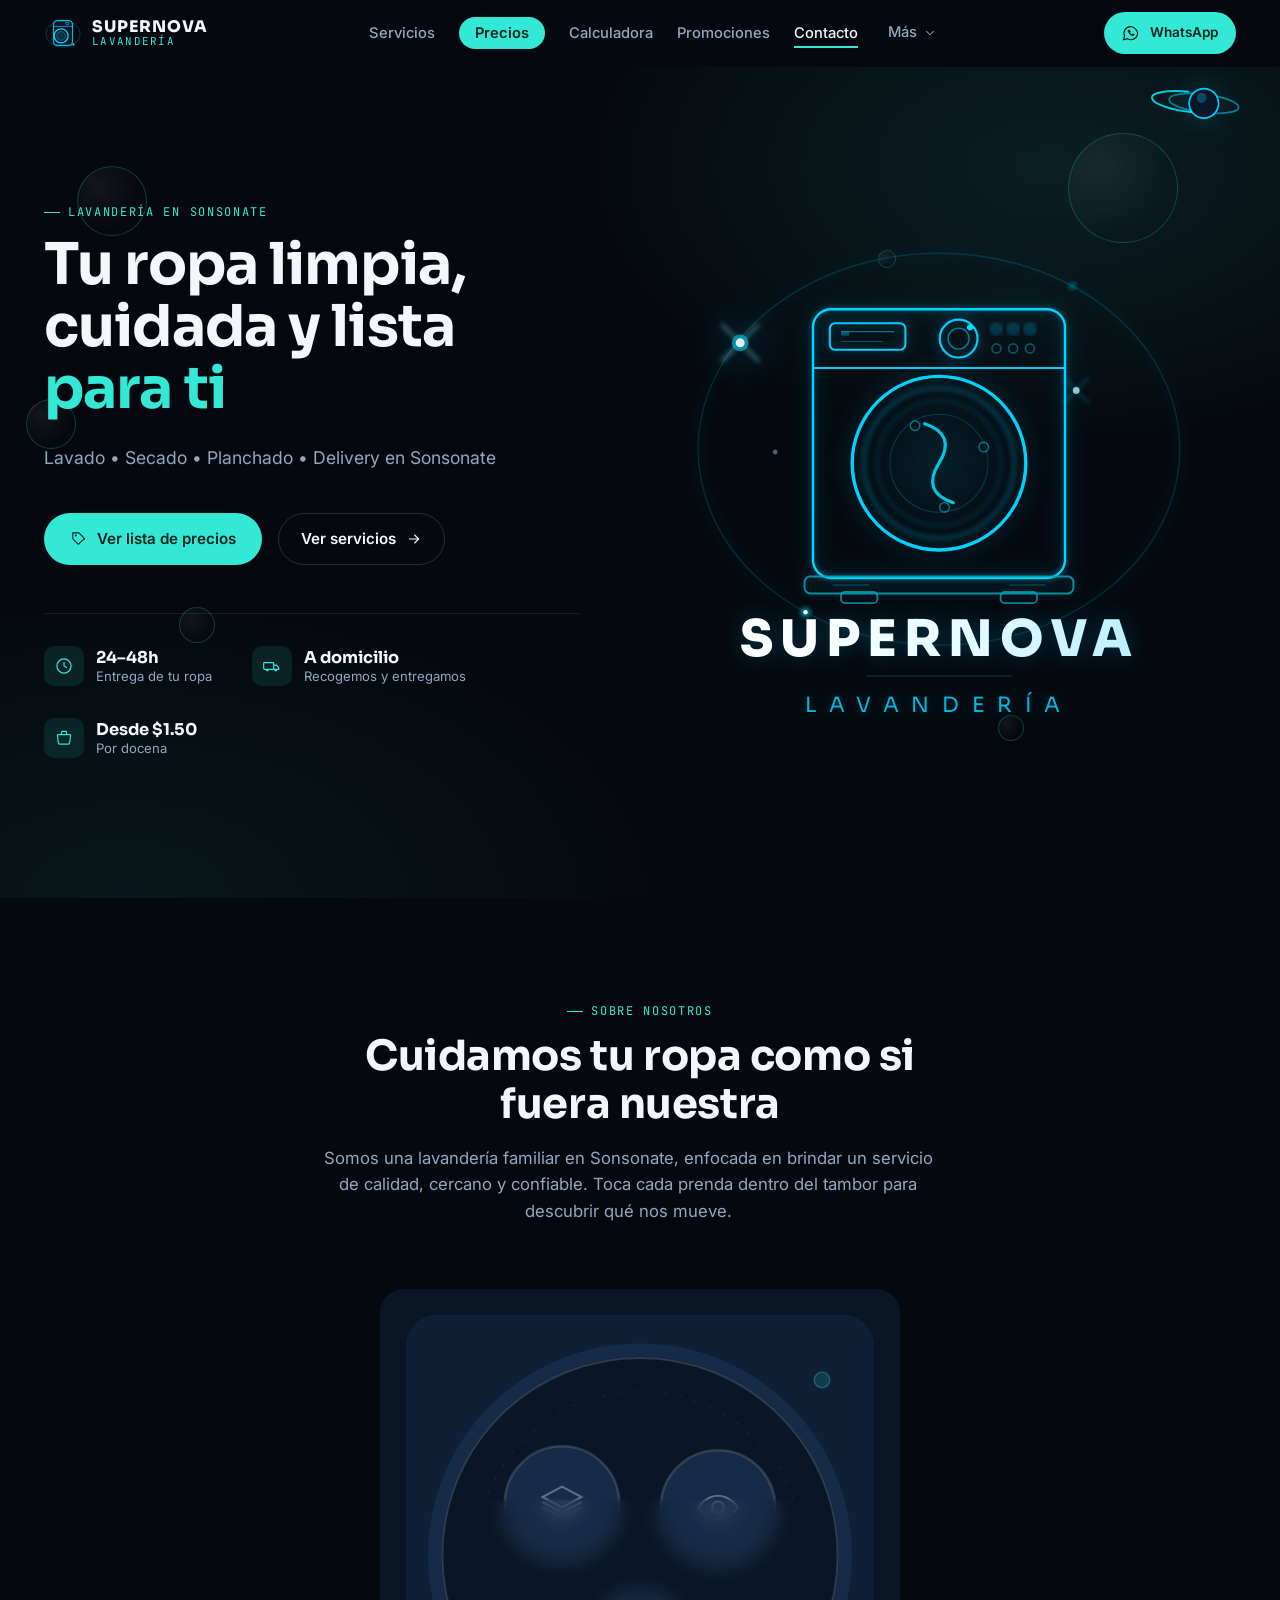
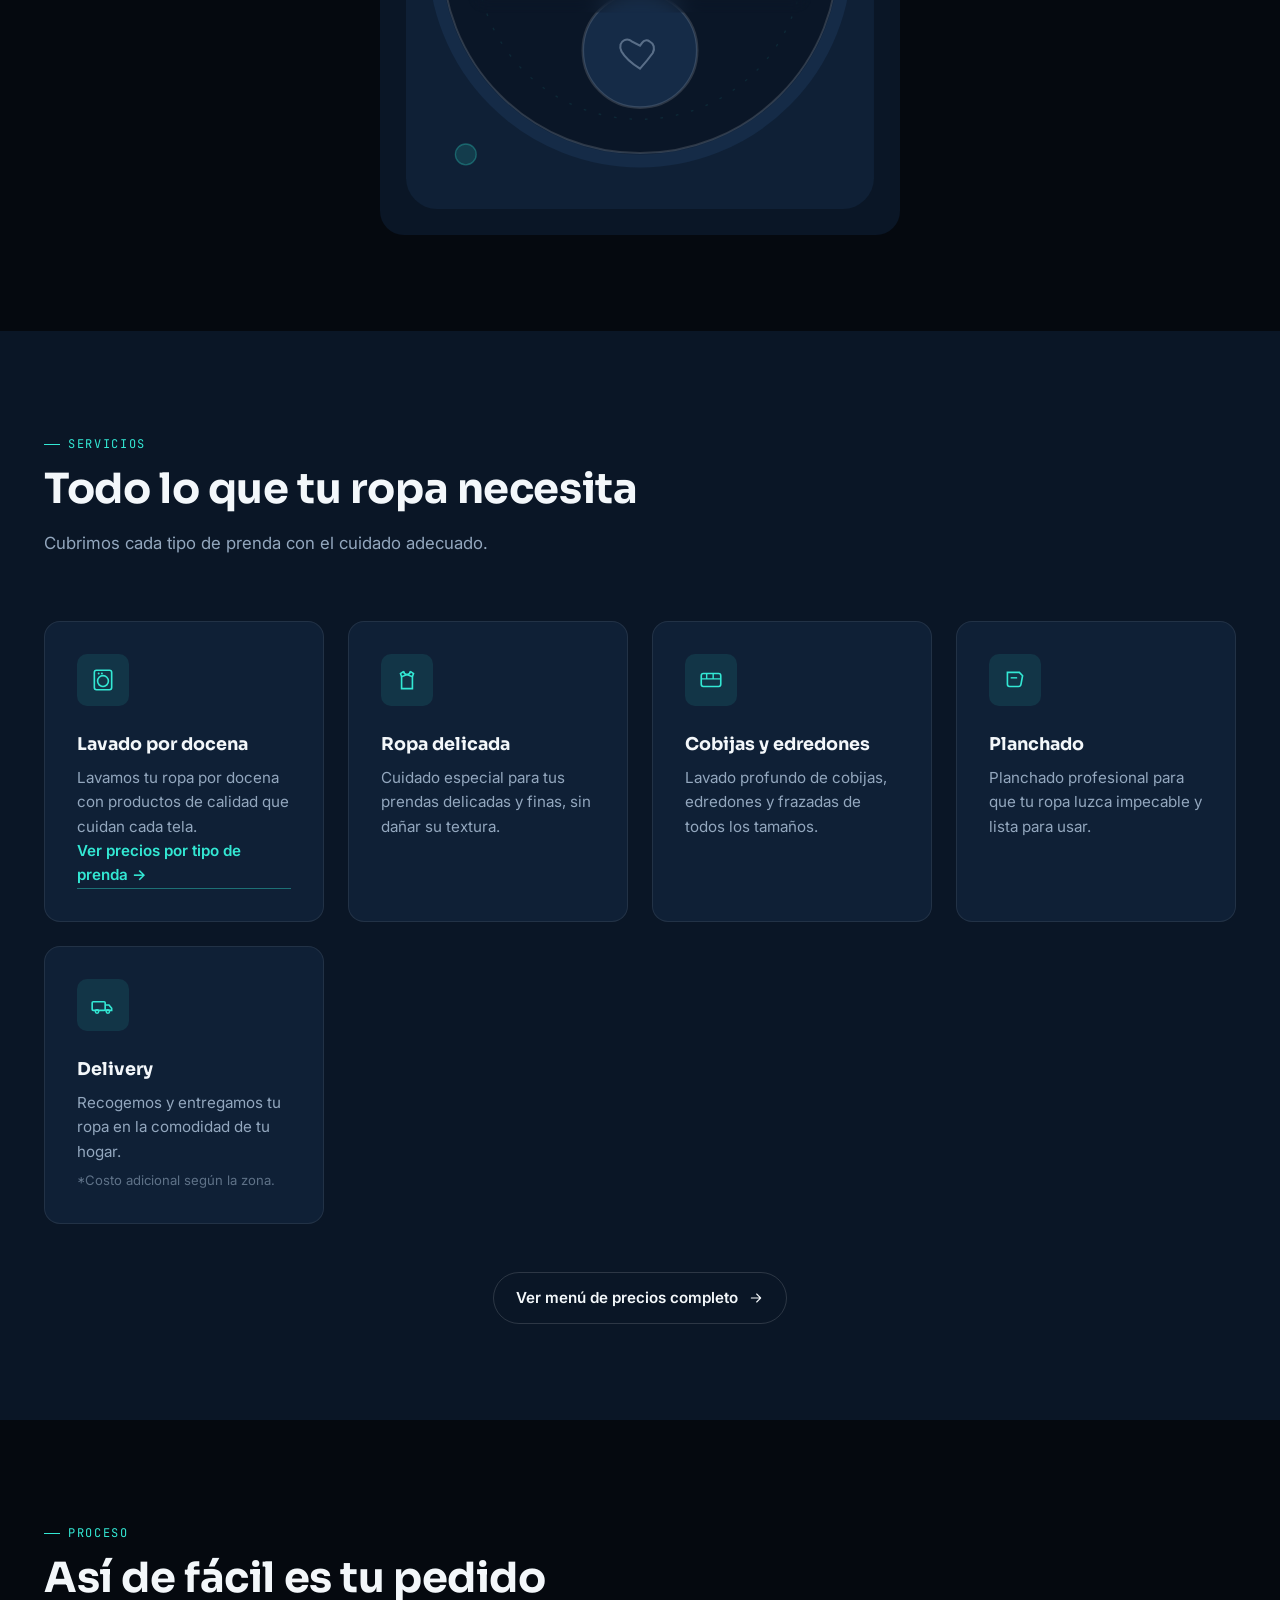
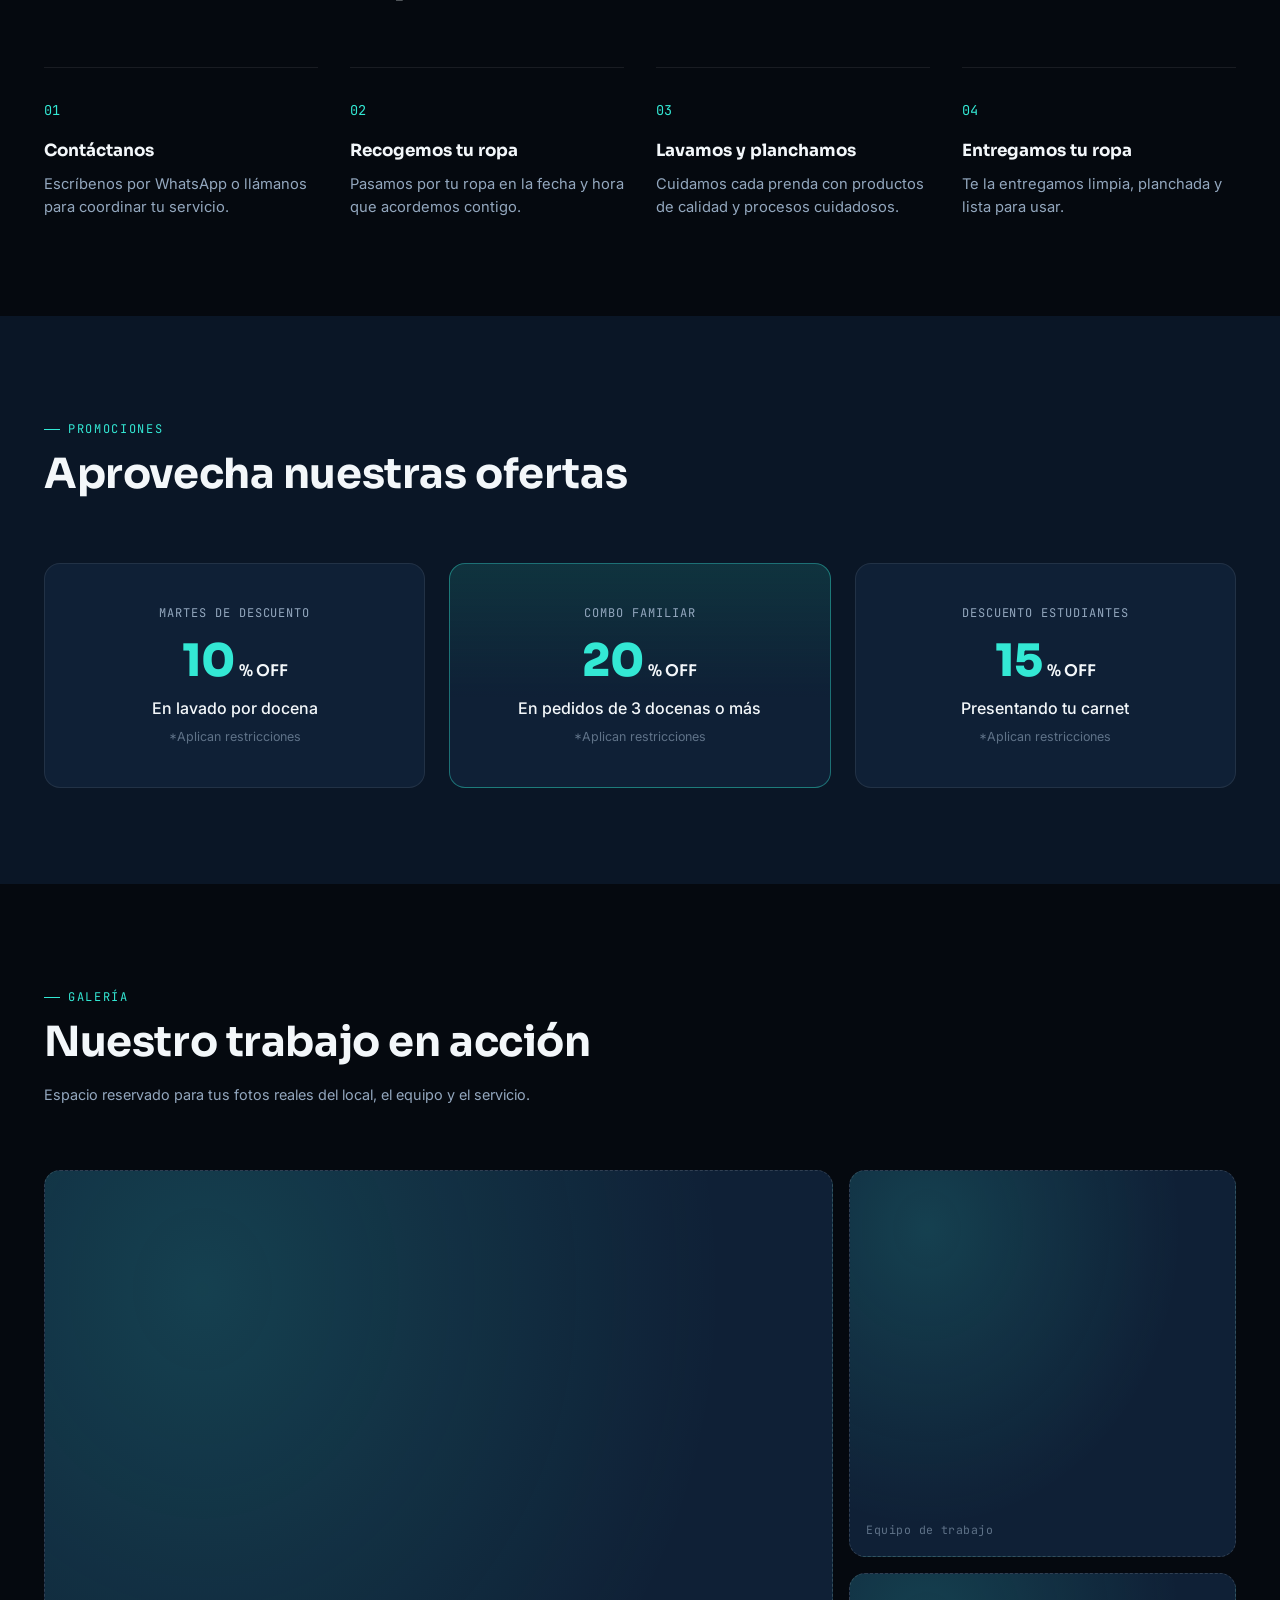
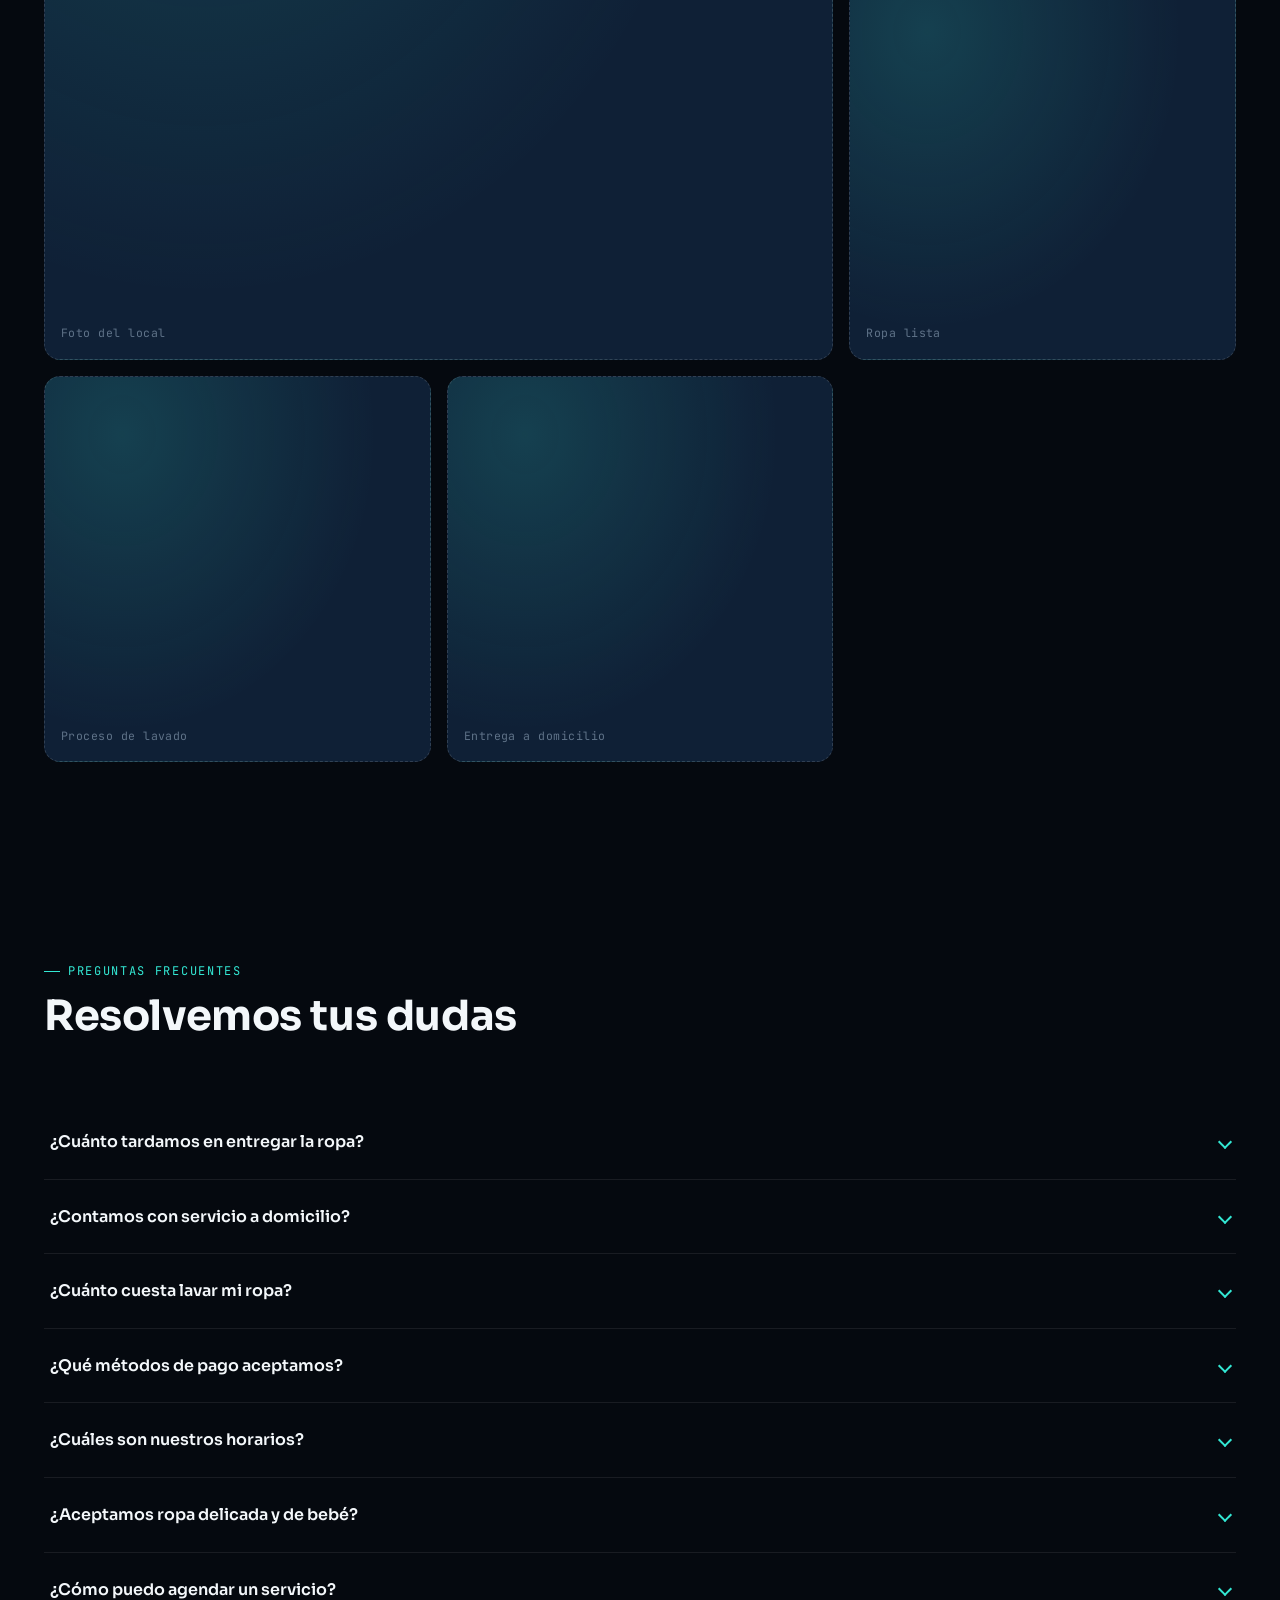
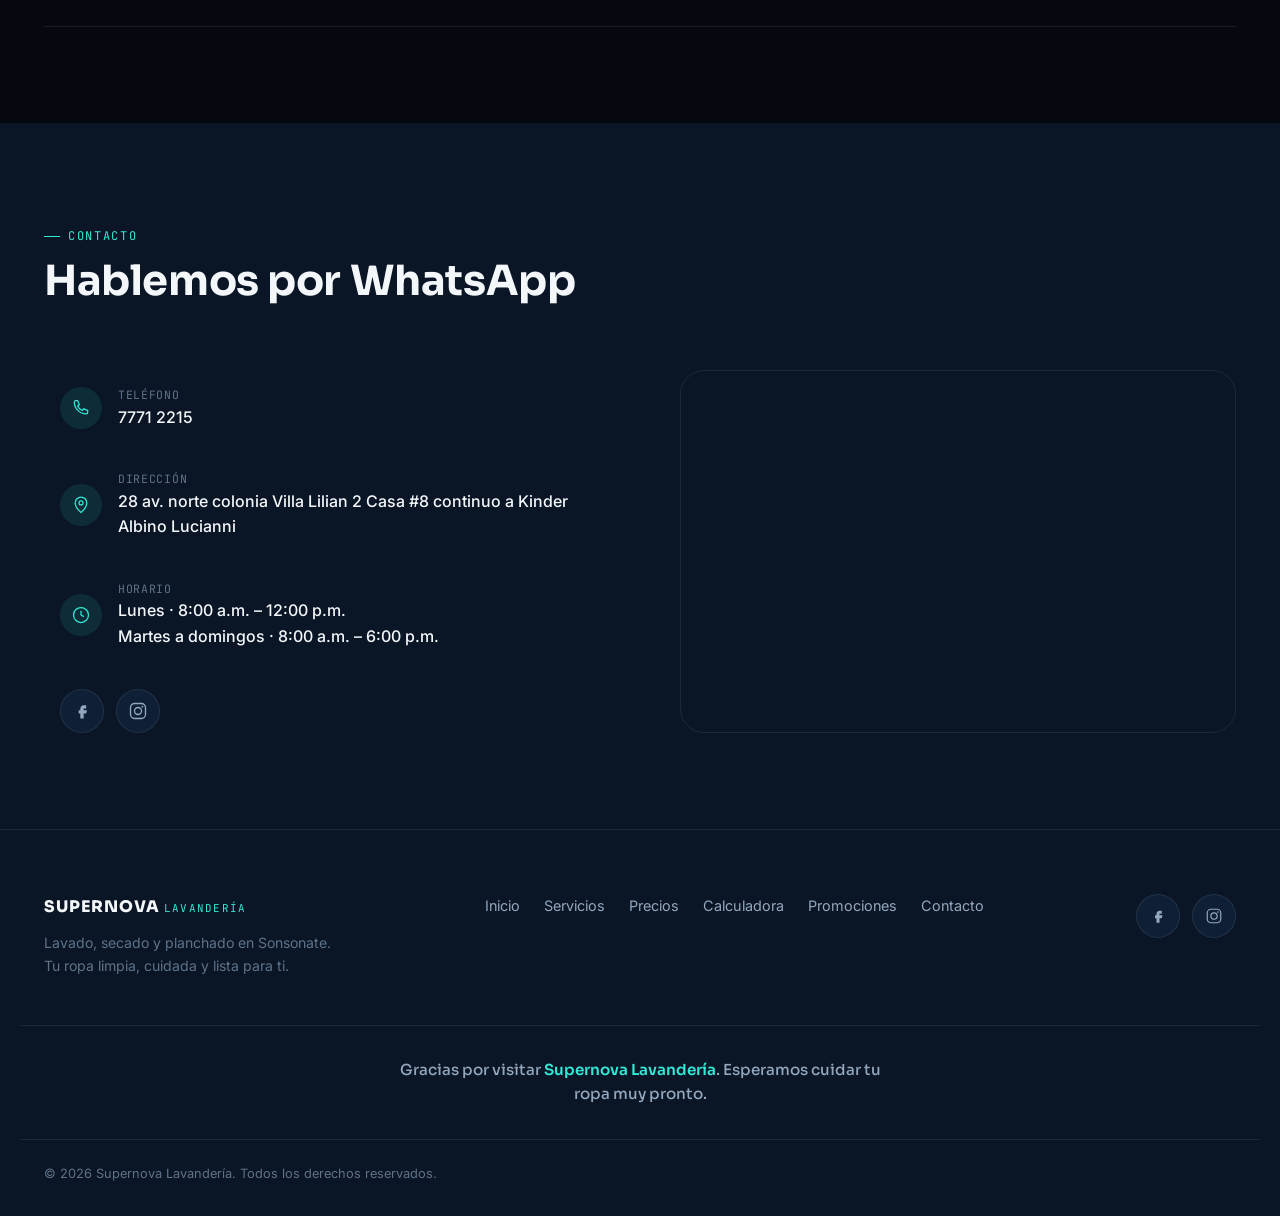
<file: index.html>
<!DOCTYPE html>
<html lang="es">
<head>
<meta charset="UTF-8">
<meta name="viewport" content="width=device-width, initial-scale=1.0">
<title>Supernova Lavandería — Lavado, secado y planchado en Sonsonate</title>
<meta name="description" content="Supernova Lavandería: lavado, secado y planchado profesional en Sonsonate. Servicio a domicilio, entregas rápidas y precios accesibles. Escríbenos por WhatsApp.">

<!-- Open Graph -->
<meta property="og:title" content="Supernova Lavandería">
<meta property="og:description" content="Tu ropa limpia, cuidada y lista para ti. Lavado, secado, planchado y delivery en Sonsonate.">
<meta property="og:type" content="website">

<link rel="icon" href="data:image/svg+xml,%3Csvg xmlns='http://www.w3.org/2000/svg' viewBox='0 0 24 24'%3E%3Ccircle cx='12' cy='12' r='11' fill='%230A1626'/%3E%3Ccircle cx='12' cy='12' r='5' fill='none' stroke='%2332E8D6' stroke-width='1.6'/%3E%3C/svg%3E">

<link rel="preconnect" href="https://fonts.googleapis.com">
<link rel="preconnect" href="https://fonts.gstatic.com" crossorigin>
<link href="https://fonts.googleapis.com/css2?family=Sora:wght@400;600;700;800&family=Inter:wght@400;500;600;700&family=JetBrains+Mono:wght@500;600&display=swap" rel="stylesheet">

<link rel="stylesheet" href="estilos.css?v=15">
</head>
<body>

<!-- Sprite de iconos reutilizados en toda la página (evita repetir el mismo SVG varias veces) -->
<svg width="0" height="0" style="position:absolute" aria-hidden="true" focusable="false">
  <symbol id="icono-whatsapp" viewBox="0 0 24 24">
    <path d="M17.6 6.3A8.7 8.7 0 0 0 12.03 3.5 8.85 8.85 0 0 0 3.4 15.9L2 21l5.25-1.38a8.83 8.83 0 0 0 4.78 1.38h.01a8.85 8.85 0 0 0 8.8-8.87 8.79 8.79 0 0 0-3.24-5.83Z" fill="none" stroke="currentColor" stroke-width="1.6"/>
    <path d="M9.1 8.15c.18-.4.36-.4.53-.41.14 0 .3 0 .43.01.14 0 .32-.05.5.38.19.46.63 1.57.68 1.68.06.11.09.24.02.39-.07.14-.1.23-.2.35-.1.12-.21.27-.3.36-.1.1-.2.2-.09.4.11.2.5.86 1.09 1.4.75.68 1.38.9 1.58.99.2.1.32.08.44-.05.13-.13.5-.6.64-.8.14-.2.27-.17.46-.1.19.07 1.21.58 1.42.68.2.1.34.15.39.24.05.1.05.55-.13 1.08-.18.53-1.06.99-1.47 1.05-.4.06-.9.09-1.45-.09-.33-.11-.75-.25-1.29-.5-2.27-1-3.75-3.31-3.87-3.47-.11-.15-.93-1.23-.93-2.35 0-1.11.58-1.65.79-1.88Z" fill="currentColor"/>
  </symbol>
</svg>

<a class="skip-link" href="#contenido">Saltar al contenido</a>

<!-- ============ HEADER ============ -->
<header class="header" id="header">
  <div class="contenedor header__barra">
    <a href="#inicio" class="marca" aria-label="Supernova Lavandería, ir al inicio">
      <span class="marca__icono" aria-hidden="true">
        <svg viewBox="0 0 40 40" width="38" height="38" overflow="visible">
          <defs>
            <filter id="mk-blur" x="-60%" y="-60%" width="220%" height="220%">
              <feGaussianBlur stdDeviation="1.1"/>
            </filter>
          </defs>

          <!-- Anillo orbital — consistente con el aro del hero -->
          <ellipse cx="20" cy="21" rx="18" ry="14" fill="none"
                   stroke="#00CCFF" stroke-width="0.9" opacity="0.32"/>

          <!-- Satélite orbitando lentamente -->
          <circle r="1.3" fill="#00E4FF" opacity="0.85" filter="url(#mk-blur)">
            <animateMotion dur="7s" repeatCount="indefinite"
                           path="M 2,21 A 18,14 0 1,0 38,21 A 18,14 0 1,0 2,21"/>
          </circle>
          <circle r="0.7" fill="#FFFFFF">
            <animateMotion dur="7s" repeatCount="indefinite"
                           path="M 2,21 A 18,14 0 1,0 38,21 A 18,14 0 1,0 2,21"/>
          </circle>

          <!-- Cuerpo de la lavadora -->
          <rect x="10" y="7" width="20" height="26" rx="4" fill="#0A1626" stroke="#00CCFF" stroke-width="1.3" opacity="0.9"/>
          <!-- Línea del panel -->
          <line x1="10" y1="13" x2="30" y2="13" stroke="#00CCFF" stroke-width="1" opacity="0.7"/>
          <!-- Mando -->
          <circle cx="24.5" cy="10" r="1.5" fill="none" stroke="#00CCFF" stroke-width="1" opacity="0.7"/>

          <!-- Tambor -->
          <circle cx="18" cy="23" r="7.4" fill="none" stroke="#00D6FF" stroke-width="1.4"/>
          <circle cx="18" cy="23" r="4.6" fill="none" stroke="#00CCFF" stroke-width="0.9" opacity="0.55"/>
          <circle cx="18" cy="23" r="4.2" fill="#00CCFF" opacity="0.16"/>
        </svg>
      </span>
      <span class="marca__texto">
        <span class="marca__nombre">SUPERNOVA</span>
        <span class="marca__sub">Lavandería</span>
      </span>
    </a>

    <nav class="nav" id="nav" aria-label="Navegación principal">
      <ul class="nav__lista">
        <li><a href="#servicios">Servicios</a></li>
        <li><a href="menu.html" class="nav__precios">Precios</a></li>
        <li><a href="calculadora.html">Calculadora</a></li>
        <li><a href="#promociones">Promociones</a></li>
        <li><a href="#contacto">Contacto</a></li>
        <li class="nav__item-submenu">
          <button class="nav__mas" id="btnMas" type="button" aria-expanded="false" aria-haspopup="true" aria-controls="submenu-mas">
            <span>Más</span>
            <svg class="nav__mas-icono" viewBox="0 0 24 24" width="14" height="14" aria-hidden="true"><path d="M6 9l6 6 6-6" fill="none" stroke="currentColor" stroke-width="1.8" stroke-linecap="round" stroke-linejoin="round"/></svg>
          </button>
          <ul class="nav__submenu" id="submenu-mas" role="menu">
            <li role="none"><a role="menuitem" href="#nosotros">Nosotros</a></li>
            <li role="none"><a role="menuitem" href="#proceso">Cómo funciona</a></li>
            <li role="none"><a role="menuitem" href="#galeria">Galería</a></li>
            <li role="none"><a role="menuitem" href="#faq">Preguntas</a></li>
          </ul>
        </li>
      </ul>
    </nav>

    <div class="header__acciones">
      <a class="btn btn--whatsapp btn--sm" id="wpp-header"
         href="https://wa.me/50377712215?text=Hola%2C%20quisiera%20informaci%C3%B3n%20sobre%20sus%20servicios%20de%20lavander%C3%ADa"
         target="_blank" rel="noopener">
        <svg width="18" height="18" aria-hidden="true"><use href="#icono-whatsapp"></use></svg>
        <span>WhatsApp</span>
      </a>

      <button class="hamburguesa" id="btnMenu" aria-expanded="false" aria-controls="nav" aria-label="Abrir menú de navegación">
        <span></span><span></span><span></span>
      </button>
    </div>
  </div>
</header>

<main id="contenido">

  <!-- ============ HERO ============ -->
  <section class="hero" id="inicio">
    <div class="hero__burbujas" aria-hidden="true">
      <span class="burbuja b1"></span><span class="burbuja b2"></span>
      <span class="burbuja b3"></span><span class="burbuja b4"></span>
      <span class="burbuja b5"></span><span class="burbuja b6"></span>
    </div>

    <div class="contenedor hero__grid">
      <div class="hero__contenido reveal">
        <p class="eyebrow">Lavandería en Sonsonate</p>
        <h1 class="hero__titulo">
          Tu ropa limpia,<br>
          cuidada y lista <span class="acento">para ti</span>
        </h1>
        <p class="hero__texto">
        Lavado • Secado • Planchado • Delivery en Sonsonate 
        </p>

        <div class="hero__acciones">
          <a class="btn btn--acento" href="menu.html">
            <svg viewBox="0 0 24 24" width="17" height="17" aria-hidden="true"><path d="M20 12.2 12.9 19.3a1.5 1.5 0 0 1-2.1 0L4 12.5V4h8.5l7.5 7.6a1.5 1.5 0 0 1 0 2.1Z" fill="none" stroke="currentColor" stroke-width="1.6" stroke-linejoin="round"/><circle cx="8.2" cy="7.8" r="1.4" fill="currentColor"/></svg>
            <span>Ver lista de precios</span>
          </a>
          <a class="btn btn--fantasma" href="#servicios">
            <span>Ver servicios</span>
            <svg viewBox="0 0 24 24" width="16" height="16" aria-hidden="true"><path d="M5 12h14M13 6l6 6-6 6" fill="none" stroke="currentColor" stroke-width="1.6" stroke-linecap="round" stroke-linejoin="round"/></svg>
          </a>
        </div>

        <ul class="hero__stats">
          <li class="hero__stat">
            <span class="hero__stat-icono" aria-hidden="true"><svg viewBox="0 0 24 24" width="20" height="20"><circle cx="12" cy="12" r="8.5" fill="none" stroke="currentColor" stroke-width="1.4"/><path d="M12 7.5V12l3 1.8" fill="none" stroke="currentColor" stroke-width="1.4" stroke-linecap="round"/></svg></span>
            <span class="hero__stat-texto"><strong>24–48h</strong><span>Entrega de tu ropa</span></span>
          </li>
          <li class="hero__stat">
            <span class="hero__stat-icono" aria-hidden="true"><svg viewBox="0 0 24 24" width="20" height="20"><rect x="2" y="8" width="12" height="8" rx="1" fill="none" stroke="currentColor" stroke-width="1.4"/><path d="M14 11h3.5L20 14v2h-6" fill="none" stroke="currentColor" stroke-width="1.4"/><circle cx="6.5" cy="17" r="1.4" fill="currentColor"/><circle cx="16.5" cy="17" r="1.4" fill="currentColor"/></svg></span>
            <span class="hero__stat-texto"><strong>A domicilio</strong><span>Recogemos y entregamos</span></span>
          </li>
          <li class="hero__stat">
            <span class="hero__stat-icono" aria-hidden="true"><svg viewBox="0 0 24 24" width="20" height="20"><path d="M4 8h16M4 8l1.2 9.5A2 2 0 0 0 7.2 19.3h9.6a2 2 0 0 0 2-1.8L20 8M9 8V5a1 1 0 0 1 1-1h4a1 1 0 0 1 1 1v3" fill="none" stroke="currentColor" stroke-width="1.4"/></svg></span>
            <span class="hero__stat-texto"><strong>Desde $1.50</strong><span>Por docena</span></span>
          </li>
        </ul>
      </div>

      <div class="hero__visual reveal" aria-hidden="true">
        <div class="orbita-grande">
          <svg viewBox="0 0 400 375" width="400" height="375" overflow="visible" xmlns="http://www.w3.org/2000/svg">
            <defs>

              <!-- FILTROS: feGaussianBlur SIMPLE — sin feMerge, sin artefactos de color -->
              <filter id="sv-bxl" x="-80%" y="-80%" width="260%" height="260%">
                <feGaussianBlur stdDeviation="12"/>
              </filter>

              <!-- Glow LG: arco, contorno cuerpo, anillo exterior tambor -->
              <filter id="sv-blg" x="-55%" y="-55%" width="210%" height="210%">
                <feGaussianBlur stdDeviation="7"/>
              </filter>
              <filter id="sv-bmd" x="-36%" y="-36%" width="172%" height="172%">
                <feGaussianBlur stdDeviation="4"/>
              </filter>
              <filter id="sv-bsm" x="-22%" y="-22%" width="144%" height="144%">
                <feGaussianBlur stdDeviation="2"/>
              </filter>

              <!-- Relleno ambiental del tambor -->
              <radialGradient id="sv-gdrum" cx="50%" cy="50%" r="50%">
                <stop offset="0%"   stop-color="#00CCFF" stop-opacity="0.20"/>
                <stop offset="100%" stop-color="#00CCFF" stop-opacity="0"/>
              </radialGradient>

              <!-- Gradiente texto SUPERNOVA -->
              <linearGradient id="sv-gtxt" x1="0" y1="0" x2="1" y2="0">
                <stop offset="0%"   stop-color="#FFFFFF"/>
                <stop offset="55%"  stop-color="#E8FBFF"/>
                <stop offset="100%" stop-color="#BBEFFF"/>
              </linearGradient>

            </defs>

            <!-- FONDO: transparente — se integra con el fondo oscuro del hero -->

            <!-- ==========================================
                 LAVADORA — capas de glow
                 ========================================== -->

            <!-- Halo difuso exterior de la caja entera -->
            <rect x="110" y="68" width="180" height="192" rx="13"
                  fill="none" stroke="#0099CC" stroke-width="10" opacity="0.1"
                  filter="url(#sv-blg)"/>

            <!-- Contorno exterior del cuerpo (glow suave) -->
            <rect x="110" y="68" width="180" height="192" rx="13"
                  fill="none" stroke="#00CCFF" stroke-width="3.8" opacity="0.22"
                  filter="url(#sv-bsm)"/>

            <!-- Contorno exterior del cuerpo (línea nítida) -->
            <rect x="110" y="68" width="180" height="192" rx="13"
                  fill="none" stroke="#00D6FF" stroke-width="1.7"/>

            <!-- ---- PANEL DE CONTROL (zona superior) ---- -->

            <!-- Línea separadora panel/tambor — glow -->
            <line x1="110" y1="110" x2="290" y2="110"
                  stroke="#00BBFF" stroke-width="3.5" opacity="0.20"
                  filter="url(#sv-bmd)"/>
            <!-- Línea separadora panel/tambor — nítida -->
            <line x1="110" y1="110" x2="290" y2="110"
                  stroke="#00CCFF" stroke-width="1.4"/>

            <!-- IZQUIERDA: Rectángulo display/ranura horizontal -->
            <!-- Glow del display -->
            <rect x="122" y="78" width="54" height="19" rx="4"
                  fill="none" stroke="#00BBFF" stroke-width="5" opacity="0.17"
                  filter="url(#sv-bmd)"/>
            <!-- Display nítido -->
            <rect x="122" y="78" width="54" height="19" rx="4"
                  fill="none" stroke="#00CCFF" stroke-width="1.5"/>
            <!-- Líneas internas del display (simula LCD) -->
            <line x1="130" y1="84"  x2="168" y2="84"  stroke="#00CCFF" stroke-width="0.75" opacity="0.52"/>
            <line x1="130" y1="91"  x2="160" y2="91"  stroke="#00CCFF" stroke-width="0.75" opacity="0.32"/>
            <!-- Indicador parpadeante en el display -->
            <rect x="130" y="84" width="6" height="3" rx="1" fill="#00EEFF" opacity="0.7">
              <animate attributeName="opacity" values="0.7;0.2;0.7" dur="1.8s" repeatCount="indefinite"/>
            </rect>

            <!-- CENTRO: Mando / dial circular -->
            <!-- Halo glow del mando -->
            <circle cx="214" cy="89" r="14"
                    fill="none" stroke="#00BBFF" stroke-width="6" opacity="0.15"
                    filter="url(#sv-bmd)"/>
            <!-- Anillo exterior del mando -->
            <circle cx="214" cy="89" r="13.5"
                    fill="none" stroke="#00CCFF" stroke-width="1.6"/>
            <!-- Anillo interior del mando -->
            <circle cx="214" cy="89" r="7.5"
                    fill="none" stroke="#00AADD" stroke-width="1" opacity="0.68"/>
            <!-- Punto indicador que gira lentamente -->
            <g>
              <animateTransform attributeName="transform" type="rotate"
                                values="0 214 89; 360 214 89"
                                dur="20s" repeatCount="indefinite"/>
              <circle cx="214" cy="77.5" r="2.2" fill="#00EEFF" opacity="0.95"/>
            </g>

            <!-- DERECHA: Cluster de botones (3 columnas × 2 filas) -->
            <!-- Fila 1 -->
            <circle cx="241" cy="82" r="3.2" fill="none" stroke="#00BBFF" stroke-width="1.2" opacity="0.82"
                    filter="url(#sv-bsm)"/>
            <circle cx="253" cy="82" r="3.2" fill="none" stroke="#00BBFF" stroke-width="1.2" opacity="0.82"
                    filter="url(#sv-bsm)"/>
            <circle cx="265" cy="82" r="3.2" fill="none" stroke="#00BBFF" stroke-width="1.2" opacity="0.82"
                    filter="url(#sv-bsm)"/>
            <!-- Fila 2 -->
            <circle cx="241" cy="96" r="3.2" fill="none" stroke="#0099BB" stroke-width="1.2" opacity="0.52"/>
            <circle cx="253" cy="96" r="3.2" fill="none" stroke="#0099BB" stroke-width="1.2" opacity="0.52"/>
            <circle cx="265" cy="96" r="3.2" fill="none" stroke="#0099BB" stroke-width="1.2" opacity="0.52"/>

            <!-- ---- TAMBOR / PORTILLO ---- -->

            <!-- Relleno ambient interior del tambor (respira suavemente) -->
            <circle cx="200" cy="178" r="62" fill="url(#sv-gdrum)">
              <animate attributeName="opacity" values="1;0.55;1" dur="5.5s" repeatCount="indefinite"/>
            </circle>

            <!-- Anillo 1 exterior — halo glow fuerte -->
            <circle cx="200" cy="178" r="63"
                    fill="none" stroke="#0099BB" stroke-width="10" opacity="0.14"
                    filter="url(#sv-blg)"/>
            <!-- Anillo 1 exterior — nítido -->
            <circle cx="200" cy="178" r="62"
                    fill="none" stroke="#00D4FF" stroke-width="2.4">
              <animate attributeName="opacity" values="0.88;1;0.88" dur="5.5s" repeatCount="indefinite"/>
            </circle>

            <!-- Anillo 2 -->
            <circle cx="200" cy="178" r="53.5"
                    fill="none" stroke="#00AADD" stroke-width="1.3" opacity="0.58"
                    filter="url(#sv-bsm)"/>

            <!-- Anillo 3 -->
            <circle cx="200" cy="178" r="44.5"
                    fill="none" stroke="#0099CC" stroke-width="1" opacity="0.44"
                    filter="url(#sv-bsm)"/>

            <!-- Anillo 4 interior -->
            <circle cx="200" cy="178" r="35"
                    fill="none" stroke="#0088BB" stroke-width="0.8" opacity="0.33"/>

            <!-- Interior giratorio del tambor -->
            <g>
              <animateTransform attributeName="transform" type="rotate"
                                values="0 200 178; 360 200 178"
                                dur="13s" repeatCount="indefinite"/>

              <!-- Onda / ropa en movimiento -->
              <path d="M 170 178 Q 185 159, 200 178 Q 215 197, 230 178"
                    fill="none" stroke="#00E4FF" stroke-width="2.3"
                    stroke-linecap="round" opacity="0.85"/>

              <!-- Paletas del tambor (3 a 120°) -->
              <circle cx="200" cy="144" r="3.4"
                      fill="none" stroke="#00BBDD" stroke-width="1.1" opacity="0.55"/>
              <circle cx="231" cy="185" r="3.4"
                      fill="none" stroke="#00BBDD" stroke-width="1.1" opacity="0.55"/>
              <circle cx="169" cy="185" r="3.4"
                      fill="none" stroke="#00BBDD" stroke-width="1.1" opacity="0.55"/>
            </g>

            <!-- ---- SECCIÓN INFERIOR DE LA MÁQUINA ---- -->

            <!-- Base/plataforma inferior — halo glow -->
            <rect x="104" y="259" width="192" height="12" rx="4"
                  fill="none" stroke="#0099BB" stroke-width="5" opacity="0.13"
                  filter="url(#sv-bmd)"/>
            <!-- Base/plataforma inferior — nítida -->
            <rect x="104" y="259" width="192" height="12" rx="4"
                  fill="none" stroke="#00AABB" stroke-width="1.4" opacity="0.82"/>

            <!-- Detalle líneas en la base -->
            <line x1="124" y1="265" x2="150" y2="265"
                  stroke="#00AACC" stroke-width="0.75" opacity="0.45"/>
            <line x1="250" y1="265" x2="276" y2="265"
                  stroke="#00AACC" stroke-width="0.75" opacity="0.45"/>

            <!-- Pata izquierda -->
            <rect x="130" y="270" width="26" height="8" rx="3"
                  fill="none" stroke="#00AABB" stroke-width="1.3" opacity="0.78"/>
            <!-- Pata derecha -->
            <rect x="244" y="270" width="26" height="8" rx="3"
                  fill="none" stroke="#00AABB" stroke-width="1.3" opacity="0.78"/>

            <!-- ========================================== -->
            <!--   ELEMENTOS ESPACIALES: anillo orbital +   -->
            <!--   satélites + planeta con anillo           -->
            <!--   (reemplaza el swoosh — temática Supernova) -->
            <!-- ========================================== -->

            <!-- Anillo orbital tenue que rodea toda la lavadora -->
            <ellipse cx="200" cy="168" rx="172" ry="140" fill="none"
                     stroke="#00AACC" stroke-width="5" opacity="0.05" filter="url(#sv-bmd)"/>
            <ellipse cx="200" cy="168" rx="172" ry="140" fill="none"
                     stroke="#00CCFF" stroke-width="1" opacity="0.16"/>

            <!-- Satélite 1: recorre la órbita completa cada 17s -->
            <g>
              <circle cx="0" cy="0" r="3.4" fill="#00E4FF" opacity="0.6" filter="url(#sv-bsm)"/>
              <circle cx="0" cy="0" r="1.6" fill="#FFFFFF"/>
              <animateMotion dur="17s" repeatCount="indefinite"
                             path="M 28,168 A 172,140 0 1,0 372,168 A 172,140 0 1,0 28,168"/>
            </g>

            <!-- Satélite 2: mismo carril orbital, lado opuesto -->
            <g>
              <circle cx="0" cy="0" r="2.3" fill="#00CCFF" opacity="0.5" filter="url(#sv-bsm)"/>
              <animateMotion dur="17s" begin="-8.5s" repeatCount="indefinite"
                             path="M 28,168 A 172,140 0 1,0 372,168 A 172,140 0 1,0 28,168"/>
            </g>

            <!-- Planeta distante con anillo — esquina superior derecha -->
            <g transform="translate(343 50)">
              <!-- Halo del planeta -->
              <circle cx="0" cy="0" r="19" fill="#00AACC" opacity="0.09" filter="url(#sv-blg)"/>
              <!-- Anillo — mitad trasera (queda detrás del cuerpo del planeta) -->
              <ellipse cx="0" cy="0" rx="25" ry="6.5" fill="none" stroke="#00DDFF"
                       stroke-width="1.3" opacity="0.5" transform="rotate(-16)"/>
              <!-- Cuerpo del planeta (tapa la parte trasera del anillo) -->
              <circle cx="0" cy="0" r="10.5" fill="#0A1626" stroke="#00CCFF" stroke-width="1.2"/>
              <circle cx="-3" cy="-3" r="3.6" fill="#00CCFF" opacity="0.28"/>
              <!-- Anillo — arco frontal (pasa por delante del planeta) -->
              <path d="M -13.5 -3.3 A 25,6.5 -16 0,0 -6 9.2"
                    fill="none" stroke="#00EEFF" stroke-width="1.4" opacity="0.85"
                    stroke-linecap="round"/>
              <!-- Brillo suave girando alrededor del planeta -->
              <animateTransform attributeName="transform" type="rotate"
                                 values="0 343 50; 360 343 50" dur="40s"
                                 repeatCount="indefinite" additive="sum"/>
            </g>

            <!-- ★ SPARKLE grande decorativo — esquina superior izquierda -->
            <g transform="translate(58 92)">

              <!-- Halo ambiente pulsante -->
              <circle cx="0" cy="0" r="24" fill="#00CCFF" opacity="0.07"
                      filter="url(#sv-bxl)">
                <animate attributeName="r"       values="20;30;20"       dur="2.6s" repeatCount="indefinite"/>
                <animate attributeName="opacity" values="0.08;0.18;0.08" dur="2.6s" repeatCount="indefinite"/>
              </circle>

              <!-- Rayo vertical largo -->
              <line x1="0" y1="-26" x2="0" y2="26"
                    stroke="#FFFFFF" stroke-width="2.6" stroke-linecap="round"
                    filter="url(#sv-bxl)"/>
              <!-- Rayo horizontal largo -->
              <line x1="-26" y1="0" x2="26" y2="0"
                    stroke="#FFFFFF" stroke-width="2.6" stroke-linecap="round"
                    filter="url(#sv-bxl)"/>

              <!-- Rayos diagonales cortos (45°) -->
              <line x1="-13" y1="-13" x2="13" y2="13"
                    stroke="#88EEFF" stroke-width="1.3" stroke-linecap="round"
                    opacity="0.72" filter="url(#sv-bsm)"/>
              <line x1="13" y1="-13" x2="-13" y2="13"
                    stroke="#88EEFF" stroke-width="1.3" stroke-linecap="round"
                    opacity="0.72" filter="url(#sv-bsm)"/>

              <!-- Núcleo brillante -->
              <circle cx="0" cy="0" r="6" fill="#00DDFF" opacity="0.6"/>
              <circle cx="0" cy="0" r="3.2" fill="#FFFFFF"/>

              <!-- Animación twinkle -->
              <animate attributeName="opacity"
                       values="0.86;1;0.80;1;0.86" dur="2.8s" repeatCount="indefinite"/>
            </g>

            <!-- ★ ESTRELLA MEDIA — superior derecha -->
            <g transform="translate(298 126)">
              <line x1="0" y1="-17" x2="0" y2="17"
                    stroke="#00EEFF" stroke-width="2.1" stroke-linecap="round"
                    filter="url(#sv-blg)"/>
              <line x1="-17" y1="0" x2="17" y2="0"
                    stroke="#00EEFF" stroke-width="2.1" stroke-linecap="round"
                    filter="url(#sv-blg)"/>
              <line x1="-9" y1="-9" x2="9" y2="9"
                    stroke="#00CCFF" stroke-width="1" stroke-linecap="round"
                    opacity="0.58" filter="url(#sv-bsm)"/>
              <line x1="9" y1="-9" x2="-9" y2="9"
                    stroke="#00CCFF" stroke-width="1" stroke-linecap="round"
                    opacity="0.58" filter="url(#sv-bsm)"/>
              <circle cx="0" cy="0" r="2.4" fill="#CCFEFF" opacity="0.92"/>
              <animate attributeName="opacity"
                       values="1;0.38;0.88;0.48;1" dur="4.7s" repeatCount="indefinite"/>
            </g>

            <!-- ★ ESTRELLA PEQUEÑA — izquierda central -->
            <g transform="translate(83 170)">
              <line x1="0" y1="-12" x2="0" y2="12"
                    stroke="#00DDFF" stroke-width="1.6" stroke-linecap="round"
                    filter="url(#sv-bmd)"/>
              <line x1="-12" y1="0" x2="12" y2="0"
                    stroke="#00DDFF" stroke-width="1.6" stroke-linecap="round"
                    filter="url(#sv-bmd)"/>
              <circle cx="0" cy="0" r="1.7" fill="#AAEEFF" opacity="0.9"/>
              <animate attributeName="opacity"
                       values="0.62;1;0.38;0.75;0.62" dur="5.3s" repeatCount="indefinite"/>
            </g>

            <!-- ★ ESTRELLA PEQUEÑA — inferior derecha -->
            <g transform="translate(308 214)">
              <line x1="0" y1="-12" x2="0" y2="12"
                    stroke="#00CCFF" stroke-width="1.6" stroke-linecap="round"
                    filter="url(#sv-bmd)"/>
              <line x1="-12" y1="0" x2="12" y2="0"
                    stroke="#00CCFF" stroke-width="1.6" stroke-linecap="round"
                    filter="url(#sv-bmd)"/>
              <animate attributeName="opacity"
                       values="0.48;0.96;0.52;0.84;0.48" dur="3.8s" repeatCount="indefinite"/>
            </g>

            <!-- ★ ESTRELLA MÍNIMA — esquina inferior izquierda -->
            <g transform="translate(116 260)">
              <line x1="0" y1="-8" x2="0" y2="8"
                    stroke="#0099CC" stroke-width="1.1" stroke-linecap="round"
                    filter="url(#sv-bsm)"/>
              <line x1="-8" y1="0" x2="8" y2="0"
                    stroke="#0099CC" stroke-width="1.1" stroke-linecap="round"
                    filter="url(#sv-bsm)"/>
              <animate attributeName="opacity"
                       values="0.28;0.62;0.32;0.50;0.28" dur="6.6s" repeatCount="indefinite"/>
            </g>


            <!-- ==========================================
                 TEXTO LOGO: SUPERNOVA + LAVANDERÍA
                 (misma tipografía y estilo que el logo original)
                 ========================================== -->

            <!-- SUPERNOVA — capa glow difuso -->
            <text x="200" y="316" text-anchor="middle"
                  font-family="'Sora', sans-serif" font-size="36" font-weight="800"
                  letter-spacing="5" fill="#00BBFF" opacity="0.22"
                  filter="url(#sv-blg)">SUPERNOVA</text>
            <!-- SUPERNOVA — texto nítido con gradiente blanco→cian -->
            <text x="200" y="316" text-anchor="middle"
                  font-family="'Sora', sans-serif" font-size="36" font-weight="800"
                  letter-spacing="5" fill="url(#sv-gtxt)">SUPERNOVA</text>

            <!-- Separador decorativo -->
            <line x1="148" y1="330" x2="252" y2="330"
                  stroke="#00CCFF" stroke-width="0.5" opacity="0.38"/>

            <!-- LAVANDERÍA — capa glow -->
            <text x="200" y="356" text-anchor="middle"
                  font-family="'Sora', sans-serif" font-size="15" font-weight="400"
                  letter-spacing="9" fill="#00CCFF" opacity="0.22"
                  filter="url(#sv-bmd)">LAVANDERÍA</text>
            <!-- LAVANDERÍA — texto nítido cian -->
            <text x="200" y="356" text-anchor="middle"
                  font-family="'Sora', sans-serif" font-size="15" font-weight="400"
                  letter-spacing="9" fill="#00D4FF" opacity="0.86">LAVANDERÍA</text>
          </svg>
        </div>
      </div>
    </div>
  </section>

  <!-- ============ SOBRE NOSOTROS ============ -->
  <section class="seccion" id="nosotros">
    <div class="contenedor">
      <div class="nosotros__intro reveal">
        <p class="eyebrow">Sobre nosotros</p>
        <h2 class="titulo-seccion">Cuidamos tu ropa como si fuera nuestra</h2>
        <p class="texto-seccion">
          Somos una lavandería familiar en Sonsonate, enfocada en brindar un
          servicio de calidad, cercano y confiable. Toca cada prenda dentro
          del tambor para descubrir qué nos mueve.
        </p>
      </div>

      <div class="nosotros__visual reveal" id="tamborVisual">
        <svg viewBox="0 0 400 420" width="100%" height="100%" role="img" aria-label="Tambor interactivo: toca Misión, Visión o Valores para conocer más">
          <rect x="20" y="20" width="360" height="380" rx="24" class="panel__fondo" aria-hidden="true"/>

          <!-- Bisel exterior del tambor (como el ojo de la lavadora) -->
          <circle cx="200" cy="205" r="158" fill="none" class="tambor__bisel-ext" stroke-width="10" aria-hidden="true"/>
          <circle cx="200" cy="205" r="152" fill="var(--bg-1)" class="tambor__cristal" aria-hidden="true"/>
          <circle cx="200" cy="205" r="152" fill="none" class="tambor__bisel-int" stroke-width="1.5" aria-hidden="true"/>
          <!-- Marcas suaves del cristal -->
          <circle cx="200" cy="205" r="126" fill="none" class="tambor__marca" stroke-width="1" stroke-dasharray="2 10" aria-hidden="true"/>

          <!-- Prenda: Misión -->
          <g class="token" data-token="mision" tabindex="0" role="button"
             aria-label="Misión: Ofrecer un servicio de lavandería con calidad y responsabilidad."
             data-titulo="Misión"
             data-texto="Ofrecer un servicio de lavandería con calidad y responsabilidad."
             style="transform-origin:140px 165px">
            <circle cx="140" cy="165" r="44" class="token__circulo" stroke-width="2"/>
            <g class="token__icono" transform="translate(140 165)" stroke="currentColor" stroke-width="1.6" fill="none">
              <path d="M0 -13 -15 -5 0 3 15 -5Z"/>
              <path d="M-15 3 0 11 15 3M-15 -1 0 7 15 -1"/>
            </g>
          </g>

          <!-- Prenda: Visión -->
          <g class="token" data-token="vision" tabindex="0" role="button"
             aria-label="Visión: Ser la lavandería líder de la ciudad, reconocida por su confianza y satisfacción."
             data-titulo="Visión"
             data-texto="Ser la lavandería líder de la ciudad, reconocida por su confianza y satisfacción."
             style="transform-origin:260px 168px">
            <circle cx="260" cy="168" r="44" class="token__circulo" stroke-width="2"/>
            <g class="token__icono" transform="translate(260 168)" stroke="currentColor" stroke-width="1.6" fill="none">
              <circle cx="0" cy="0" r="4.5"/>
              <path d="M-15 0s5.3-9 15-9 15 9 15 9-5.3 9-15 9-15-9-15-9Z"/>
            </g>
          </g>

          <!-- Prenda: Valores -->
          <g class="token" data-token="valores" tabindex="0" role="button"
             aria-label="Valores: Honestidad, puntualidad, respeto y compromiso en cada entrega."
             data-titulo="Valores"
             data-texto="Honestidad, puntualidad, respeto y compromiso en cada entrega."
             style="transform-origin:200px 278px">
            <circle cx="200" cy="278" r="44" class="token__circulo" stroke-width="2"/>
            <g class="token__icono" transform="translate(200 278)" stroke="currentColor" stroke-width="1.6" fill="none">
              <path d="M0 14s-10.5-6.6-14.2-13.2C-16.2 -3.1-15 -6.5-12 -7.9c1.9-.9 4.2-.3 5.6.9L0 -3.6l1.7-2.4c1.4-1.7 3.7-2.3 5.6-.9 3.4 1.7 4.4 5.4 2.5 8.9C6 7.4 0 14 0 14Z"/>
            </g>
          </g>

          <!-- Burbujas decorativas mínimas -->
          <circle cx="66" cy="358" r="8" class="panel__burbuja" aria-hidden="true"/>
          <circle cx="340" cy="70" r="6" class="panel__burbuja" aria-hidden="true"/>
        </svg>

        <!-- Display central: se actualiza al tocar cada prenda -->
        <div class="tambor__display" id="tamborDisplay" aria-live="polite">
          <div class="tambor__display-estado tambor__display-estado--inactivo" data-estado="idle">
            <span class="tambor__display-icono" aria-hidden="true">
              <svg viewBox="0 0 24 24" width="20" height="20"><path d="M9 11.5a3 3 0 1 1 6 0M12 14.5v4M8 21.5h8" fill="none" stroke="currentColor" stroke-width="1.5" stroke-linecap="round"/><path d="M12 2.5v3M5.5 6l2 2M18.5 6l-2 2" fill="none" stroke="currentColor" stroke-width="1.5" stroke-linecap="round"/></svg>
            </span>
            <p>Toca una prenda para descubrir nuestra esencia</p>
          </div>
        </div>
      </div>
    </div>
  </section>

  <!-- ============ SERVICIOS ============ -->
  <section class="seccion seccion--alt" id="servicios">
    <div class="contenedor">
      <div class="encabezado-seccion reveal">
        <p class="eyebrow">Servicios</p>
        <h2 class="titulo-seccion">Todo lo que tu ropa necesita</h2>
        <p class="texto-seccion">Cubrimos cada tipo de prenda con el cuidado adecuado.</p>
      </div>

      <div class="tarjetas tarjetas--servicios">
        <article class="tarjeta reveal">
          <span class="tarjeta__icono" aria-hidden="true">
            <svg viewBox="0 0 24 24" width="26" height="26"><rect x="4" y="3" width="16" height="18" rx="2" fill="none" stroke="currentColor" stroke-width="1.5"/><circle cx="12" cy="13" r="5" fill="none" stroke="currentColor" stroke-width="1.5"/><circle cx="8" cy="6" r="0.9" fill="currentColor"/><circle cx="11" cy="6" r="0.9" fill="currentColor"/></svg>
          </span>
          <h3>Lavado por docena</h3>
          <p>Lavamos tu ropa por docena con productos de calidad que cuidan cada tela. <a class="enlace-inline" href="menu.html">Ver precios por tipo de prenda →</a></p>
        </article>

        <article class="tarjeta reveal">
          <span class="tarjeta__icono" aria-hidden="true">
            <svg viewBox="0 0 24 24" width="26" height="26"><path d="M9 4 6 6l1 3 5-2 5 2 1-3-3-2" fill="none" stroke="currentColor" stroke-width="1.5"/><path d="M9 4a3 3 0 0 0 6 0" fill="none" stroke="currentColor" stroke-width="1.5"/><path d="M7 9v11h10V9" fill="none" stroke="currentColor" stroke-width="1.5"/></svg>
          </span>
          <h3>Ropa delicada</h3>
          <p>Cuidado especial para tus prendas delicadas y finas, sin dañar su textura.</p>
        </article>

        <article class="tarjeta reveal">
          <span class="tarjeta__icono" aria-hidden="true">
            <svg viewBox="0 0 24 24" width="26" height="26"><rect x="3" y="6" width="18" height="12" rx="2" fill="none" stroke="currentColor" stroke-width="1.5"/><path d="M3 11h18M8 6v5M14 6v5" stroke="currentColor" stroke-width="1.3"/></svg>
          </span>
          <h3>Cobijas y edredones</h3>
          <p>Lavado profundo de cobijas, edredones y frazadas de todos los tamaños.</p>
        </article>

        <article class="tarjeta reveal">
          <span class="tarjeta__icono" aria-hidden="true">
            <svg viewBox="0 0 24 24" width="26" height="26"><path d="M5 5h11l3 3-1.5 8a2.5 2.5 0 0 1-2.5 2H7a2 2 0 0 1-2-2Z" fill="none" stroke="currentColor" stroke-width="1.5"/><path d="M8 10h6" stroke="currentColor" stroke-width="1.3"/></svg>
          </span>
          <h3>Planchado</h3>
          <p>Planchado profesional para que tu ropa luzca impecable y lista para usar.</p>
        </article>

        <article class="tarjeta reveal">
          <span class="tarjeta__icono" aria-hidden="true">
            <svg viewBox="0 0 24 24" width="26" height="26"><rect x="2" y="9" width="12" height="8" rx="1" fill="none" stroke="currentColor" stroke-width="1.5"/><path d="M14 12h3.5L20 15v2h-6" fill="none" stroke="currentColor" stroke-width="1.5"/><circle cx="6.5" cy="18" r="1.6" fill="none" stroke="currentColor" stroke-width="1.3"/><circle cx="16.5" cy="18" r="1.6" fill="none" stroke="currentColor" stroke-width="1.3"/></svg>
          </span>
          <h3>Delivery</h3>
          <p>Recogemos y entregamos tu ropa en la comodidad de tu hogar. <span class="tarjeta__nota">*Costo adicional según la zona.</span></p>
        </article>
      </div>

      <div class="servicios__cta reveal">
        <a class="btn btn--fantasma" href="menu.html">
          <span>Ver menú de precios completo</span>
          <svg viewBox="0 0 24 24" width="16" height="16" aria-hidden="true"><path d="M5 12h14M13 6l6 6-6 6" fill="none" stroke="currentColor" stroke-width="1.6" stroke-linecap="round" stroke-linejoin="round"/></svg>
        </a>
      </div>
    </div>
  </section>

  <!-- ============ CÓMO FUNCIONA ============ -->
  <section class="seccion" id="proceso">
    <div class="contenedor">
      <div class="encabezado-seccion reveal">
        <p class="eyebrow">Proceso</p>
        <h2 class="titulo-seccion">Así de fácil es tu pedido</h2>
      </div>

      <ol class="pasos">
        <li class="paso reveal">
          <span class="paso__num">01</span>
          <h3>Contáctanos</h3>
          <p>Escríbenos por WhatsApp o llámanos para coordinar tu servicio.</p>
        </li>
        <li class="paso reveal">
          <span class="paso__num">02</span>
          <h3>Recogemos tu ropa</h3>
          <p>Pasamos por tu ropa en la fecha y hora que acordemos contigo.</p>
        </li>
        <li class="paso reveal">
          <span class="paso__num">03</span>
          <h3>Lavamos y planchamos</h3>
          <p>Cuidamos cada prenda con productos de calidad y procesos cuidadosos.</p>
        </li>
        <li class="paso reveal">
          <span class="paso__num">04</span>
          <h3>Entregamos tu ropa</h3>
          <p>Te la entregamos limpia, planchada y lista para usar.</p>
        </li>
      </ol>
    </div>
  </section>

  <!-- ============ PROMOCIONES ============ -->
  <section class="seccion seccion--alt" id="promociones">
    <div class="contenedor">
      <div class="encabezado-seccion reveal">
        <p class="eyebrow">Promociones</p>
        <h2 class="titulo-seccion">Aprovecha nuestras ofertas</h2>
      </div>

      <div class="tarjetas tarjetas--promos">
        <article class="promo reveal">
          <p class="promo__etiqueta">Martes de descuento</p>
          <p class="promo__valor">10<span>% OFF</span></p>
          <p class="promo__detalle">En lavado por docena</p>
          <p class="promo__nota">*Aplican restricciones</p>
        </article>
        <article class="promo promo--destacada reveal">
          <p class="promo__etiqueta">Combo familiar</p>
          <p class="promo__valor">20<span>% OFF</span></p>
          <p class="promo__detalle">En pedidos de 3 docenas o más</p>
          <p class="promo__nota">*Aplican restricciones</p>
        </article>
        <article class="promo reveal">
          <p class="promo__etiqueta">Descuento estudiantes</p>
          <p class="promo__valor">15<span>% OFF</span></p>
          <p class="promo__detalle">Presentando tu carnet</p>
          <p class="promo__nota">*Aplican restricciones</p>
        </article>
      </div>
    </div>
  </section>

  <!-- ============ GALERÍA ============ -->
  <section class="seccion" id="galeria">
    <div class="contenedor">
      <div class="encabezado-seccion reveal">
        <p class="eyebrow">Galería</p>
        <h2 class="titulo-seccion">Nuestro trabajo en acción</h2>
        <p class="texto-seccion nota-galeria">Espacio reservado para tus fotos reales del local, el equipo y el servicio.</p>
      </div>

      <div class="galeria__grid">
        <figure class="galeria__item reveal"><span class="galeria__marcador">Foto del local</span></figure>
        <figure class="galeria__item reveal"><span class="galeria__marcador">Equipo de trabajo</span></figure>
        <figure class="galeria__item reveal"><span class="galeria__marcador">Ropa lista</span></figure>
        <figure class="galeria__item reveal"><span class="galeria__marcador">Proceso de lavado</span></figure>
        <figure class="galeria__item reveal"><span class="galeria__marcador">Entrega a domicilio</span></figure>
      </div>
    </div>
  </section>

  <!-- ============ FAQ ============ -->
  <section class="seccion" id="faq">
    <div class="contenedor contenedor--angosto">
      <div class="encabezado-seccion reveal">
        <p class="eyebrow">Preguntas frecuentes</p>
        <h2 class="titulo-seccion">Resolvemos tus dudas</h2>
      </div>

      <div class="acordeon reveal">
        <div class="acordeon__item">
          <h3><button class="acordeon__pregunta" aria-expanded="false">¿Cuánto tardamos en entregar la ropa?</button></h3>
          <div class="acordeon__respuesta"><p>El tiempo estándar de entrega es de 24 a 48 horas, dependiendo del servicio solicitado. Te confirmamos la fecha exacta al coordinar tu pedido.</p></div>
        </div>
        <div class="acordeon__item">
          <h3><button class="acordeon__pregunta" aria-expanded="false">¿Contamos con servicio a domicilio?</button></h3>
          <div class="acordeon__respuesta"><p>Sí, recogemos y entregamos tu ropa donde nos indiques dentro de nuestra zona de cobertura. Este servicio tiene un costo adicional según la distancia; te lo confirmamos por WhatsApp antes de coordinar la recogida.</p></div>
        </div>
        <div class="acordeon__item">
          <h3><button class="acordeon__pregunta" aria-expanded="false">¿Cuánto cuesta lavar mi ropa?</button></h3>
          <div class="acordeon__respuesta"><p>El precio se calcula por docena según el tipo de prenda. Consulta el detalle completo, con todas las cantidades y precios, en nuestra <a class="enlace-inline" href="menu.html">lista de precios</a>.</p></div>
        </div>
        <div class="acordeon__item">
          <h3><button class="acordeon__pregunta" aria-expanded="false">¿Qué métodos de pago aceptamos?</button></h3>
          <div class="acordeon__respuesta"><p>Aceptamos efectivo y transferencia bancaria. Pregúntanos por WhatsApp si necesitas otra opción de pago.</p></div>
        </div>
        <div class="acordeon__item">
          <h3><button class="acordeon__pregunta" aria-expanded="false">¿Cuáles son nuestros horarios?</button></h3>
          <div class="acordeon__respuesta"><p>Nuestro horario regular es de lunes a sábado. Escríbenos por WhatsApp si necesitas coordinar algo especial.</p></div>
        </div>
        <div class="acordeon__item">
          <h3><button class="acordeon__pregunta" aria-expanded="false">¿Aceptamos ropa delicada y de bebé?</button></h3>
          <div class="acordeon__respuesta"><p>Sí, contamos con un proceso especial de cuidado para prendas delicadas y ropa de bebé.</p></div>
        </div>
        <div class="acordeon__item">
          <h3><button class="acordeon__pregunta" aria-expanded="false">¿Cómo puedo agendar un servicio?</button></h3>
          <div class="acordeon__respuesta"><p>Solo escríbenos por WhatsApp, cuéntanos qué necesitas y coordinamos la recogida de tu ropa.</p></div>
        </div>
      </div>
    </div>
  </section>

  <!-- ============ CONTACTO ============ -->
  <section class="seccion seccion--alt" id="contacto">
    <div class="contenedor">
      <div class="encabezado-seccion reveal">
        <p class="eyebrow">Contacto</p>
        <h2 class="titulo-seccion">Hablemos por WhatsApp</h2>
      </div>

      <div class="contacto__grid">
        <div class="contacto__info reveal">
          <a class="contacto__dato" href="tel:+50377712215">
            <span class="contacto__icono" aria-hidden="true"><svg viewBox="0 0 24 24" width="20" height="20"><path d="M4 5c0-1 1-2 2-2h2l2 5-2 1.5c1 2.5 3 4.5 5.5 5.5L15 13l5 2v2c0 1-1 2-2 2C10.5 19 4 12.5 4 5Z" fill="none" stroke="currentColor" stroke-width="1.5"/></svg></span>
            <div><span class="contacto__etiqueta">Teléfono</span><span class="contacto__valor">7771 2215</span></div>
          </a>

          <a class="contacto__dato" href="https://maps.app.goo.gl/k5snN9bTot8xSTim9" target="_blank" rel="noopener">
            <span class="contacto__icono" aria-hidden="true"><svg viewBox="0 0 24 24" width="20" height="20"><path d="M12 21s-7-6.2-7-11.5A7 7 0 0 1 19 9.5C19 14.8 12 21 12 21Z" fill="none" stroke="currentColor" stroke-width="1.5"/><circle cx="12" cy="9.5" r="2.4" fill="none" stroke="currentColor" stroke-width="1.5"/></svg></span>
            <div><span class="contacto__etiqueta">Dirección</span><span class="contacto__valor">28 av. norte colonia Villa Lilian 2 Casa #8 continuo a Kinder Albino Lucianni</span></div>
          </a>

          <div class="contacto__dato contacto__dato--estatico">
            <span class="contacto__icono" aria-hidden="true"><svg viewBox="0 0 24 24" width="20" height="20"><circle cx="12" cy="12" r="9" fill="none" stroke="currentColor" stroke-width="1.5"/><path d="M12 7v5l3.5 2" fill="none" stroke="currentColor" stroke-width="1.5"/></svg></span>
            <div><span class="contacto__etiqueta">Horario</span><span class="contacto__valor">Lunes · 8:00 a.m. – 12:00 p.m.</span><span class="contacto__valor">Martes a domingos · 8:00 a.m. – 6:00 p.m.</span></div>
          </div>

          <div class="contacto__redes">
            <a href="https://www.facebook.com/share/1bTsZ2qMDG/" target="_blank" rel="noopener" aria-label="Facebook de Supernova Lavandería" class="icono-social">
              <svg viewBox="0 0 24 24" width="20" height="20"><path d="M14 9h3V5h-3c-2.2 0-4 1.8-4 4v2H8v4h2v6h4v-6h3l1-4h-4V9c0-.6.4-1 1-1Z" fill="currentColor"/></svg>
            </a>
            <a href="#" target="_blank" rel="noopener" aria-label="Instagram de Supernova Lavandería" class="icono-social" id="link-instagram">
              <svg viewBox="0 0 24 24" width="20" height="20"><rect x="3" y="3" width="18" height="18" rx="5" fill="none" stroke="currentColor" stroke-width="1.6"/><circle cx="12" cy="12" r="4.2" fill="none" stroke="currentColor" stroke-width="1.6"/><circle cx="17.2" cy="6.8" r="1.1" fill="currentColor"/></svg>
            </a>
          </div>
        </div>

        <div class="contacto__mapa reveal">
          <iframe
            title="Ubicación de Supernova Lavandería en el mapa"
            src="https://www.google.com/maps/embed?pb=!1m14!1m8!1m3!1d62018.04158722247!2d-89.7204407!3d13.7107208!3m2!1i1024!2i768!4f13.1!3m3!1m2!1s0x8f62b700073b0959%3A0x6bfa7844e0a1048!2sSupernova%20Lavander%C3%ADa!5e0!3m2!1ses-419!2ssv!4v1783221940614!5m2!1ses-419!2ssv"
            loading="lazy"
            referrerpolicy="strict-origin-when-cross-origin">
          </iframe>
        </div>
      </div>
    </div>
  </section>

</main>

<!-- ============ FOOTER ============ -->
<footer class="footer">
  <div class="contenedor footer__grid">
    <div class="footer__marca">
      <span class="marca__nombre">SUPERNOVA</span>
      <span class="marca__sub">Lavandería</span>
      <p>Lavado, secado y planchado en Sonsonate. Tu ropa limpia, cuidada y lista para ti.</p>
    </div>

    <nav class="footer__enlaces" aria-label="Enlaces del pie de página">
      <a href="#inicio">Inicio</a>
      <a href="#servicios">Servicios</a>
      <a href="menu.html">Precios</a>
      <a href="calculadora.html">Calculadora</a>
      <a href="#promociones">Promociones</a>
      <a href="#contacto">Contacto</a>
    </nav>

    <div class="footer__redes">
      <a href="https://www.facebook.com/share/1bTsZ2qMDG/" target="_blank" rel="noopener" aria-label="Facebook" class="icono-social"><svg viewBox="0 0 24 24" width="18" height="18"><path d="M14 9h3V5h-3c-2.2 0-4 1.8-4 4v2H8v4h2v6h4v-6h3l1-4h-4V9c0-.6.4-1 1-1Z" fill="currentColor"/></svg></a>
      <a href="#" target="_blank" rel="noopener" aria-label="Instagram" class="icono-social" id="link-instagram-footer"><svg viewBox="0 0 24 24" width="18" height="18"><rect x="3" y="3" width="18" height="18" rx="5" fill="none" stroke="currentColor" stroke-width="1.6"/><circle cx="12" cy="12" r="4.2" fill="none" stroke="currentColor" stroke-width="1.6"/><circle cx="17.2" cy="6.8" r="1.1" fill="currentColor"/></svg></a>
    </div>
  </div>

  <div class="contenedor footer__despedida">
    <p>Gracias por visitar <span class="acento">Supernova Lavandería</span>. Esperamos cuidar tu ropa muy pronto.</p>
  </div>

  <div class="contenedor footer__legal">
    <p>© <span id="anio"></span> Supernova Lavandería. Todos los derechos reservados.</p>
  </div>
</footer>

<!-- ============ BOTÓN FLOTANTE WHATSAPP ============ -->
<a class="flotante-whatsapp" id="wpp-flotante"
   href="https://wa.me/50377712215?text=Hola%2C%20quisiera%20informaci%C3%B3n%20sobre%20sus%20servicios%20de%20lavander%C3%ADa"
   target="_blank" rel="noopener" aria-label="Escríbenos por WhatsApp">
  <svg width="26" height="26"><use href="#icono-whatsapp"></use></svg>
</a>

<script src="script.js?v=15"></script>
</body>
</html>
</file>
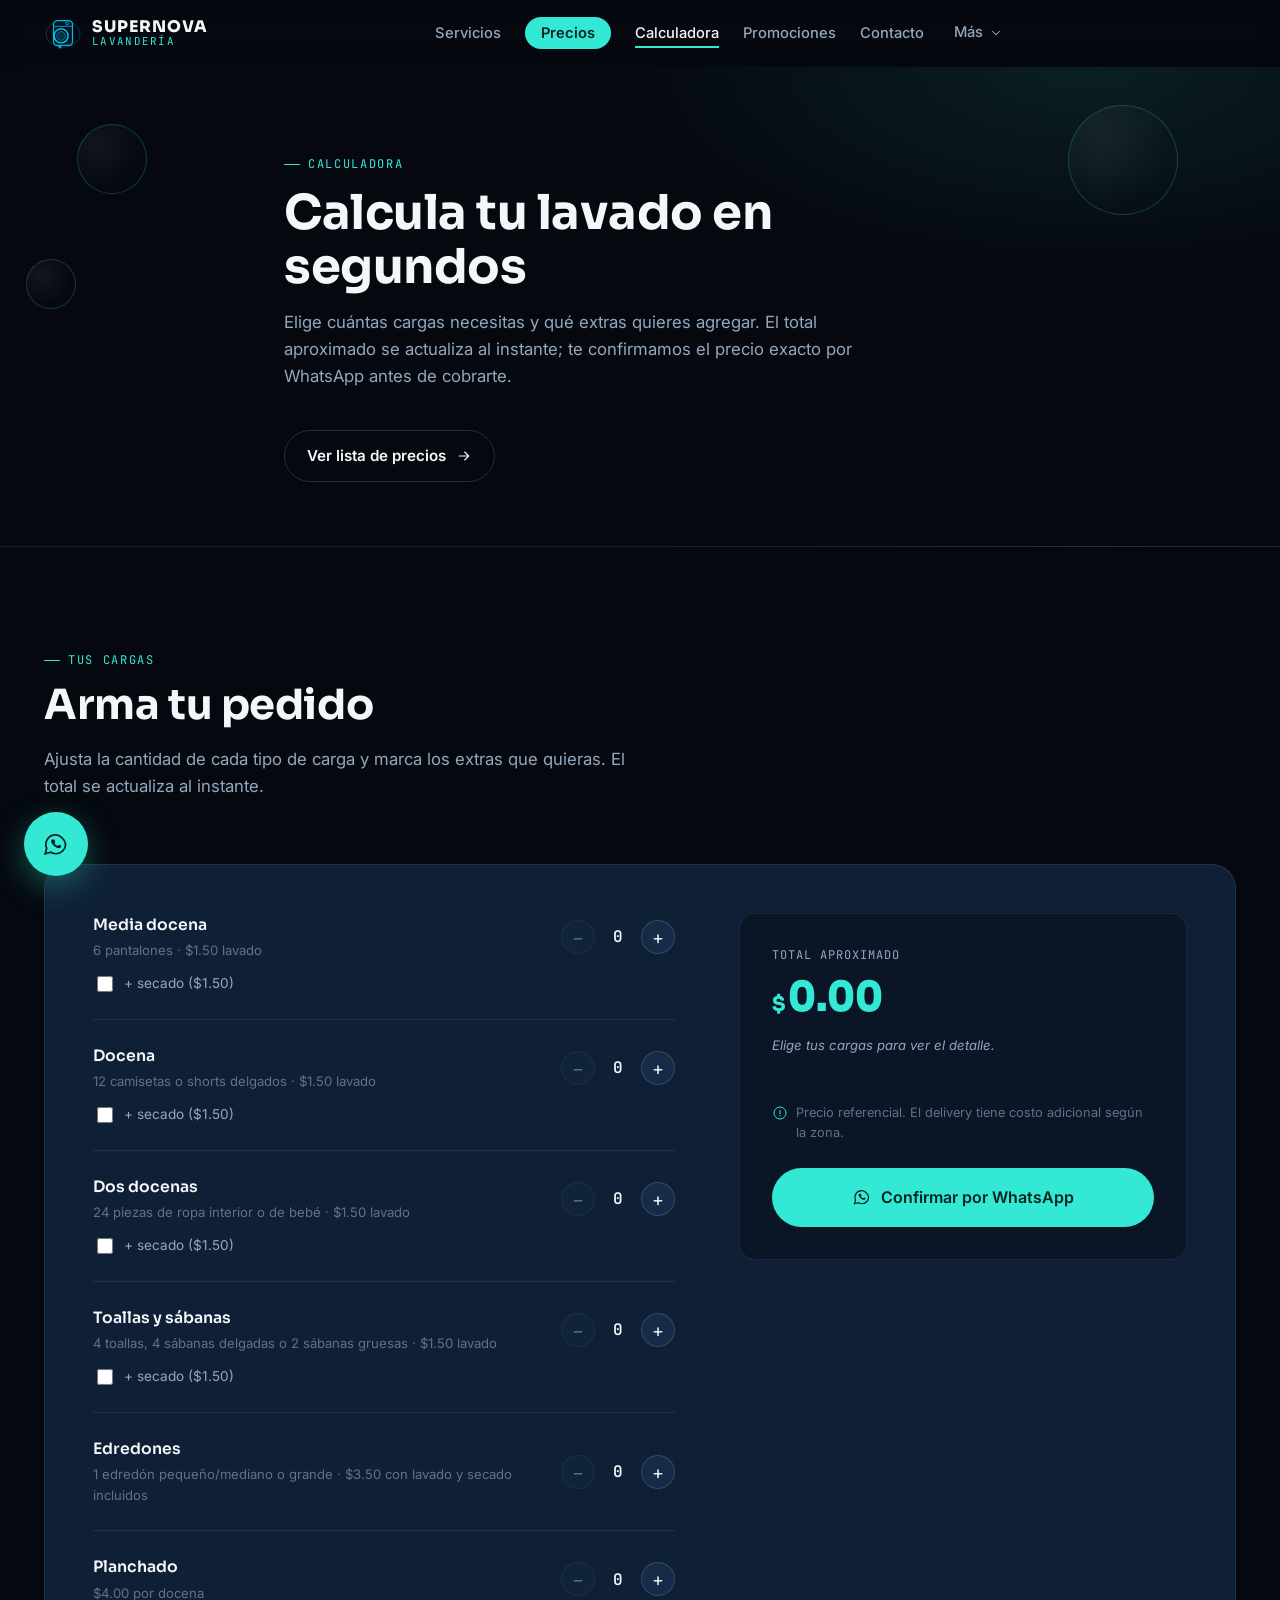
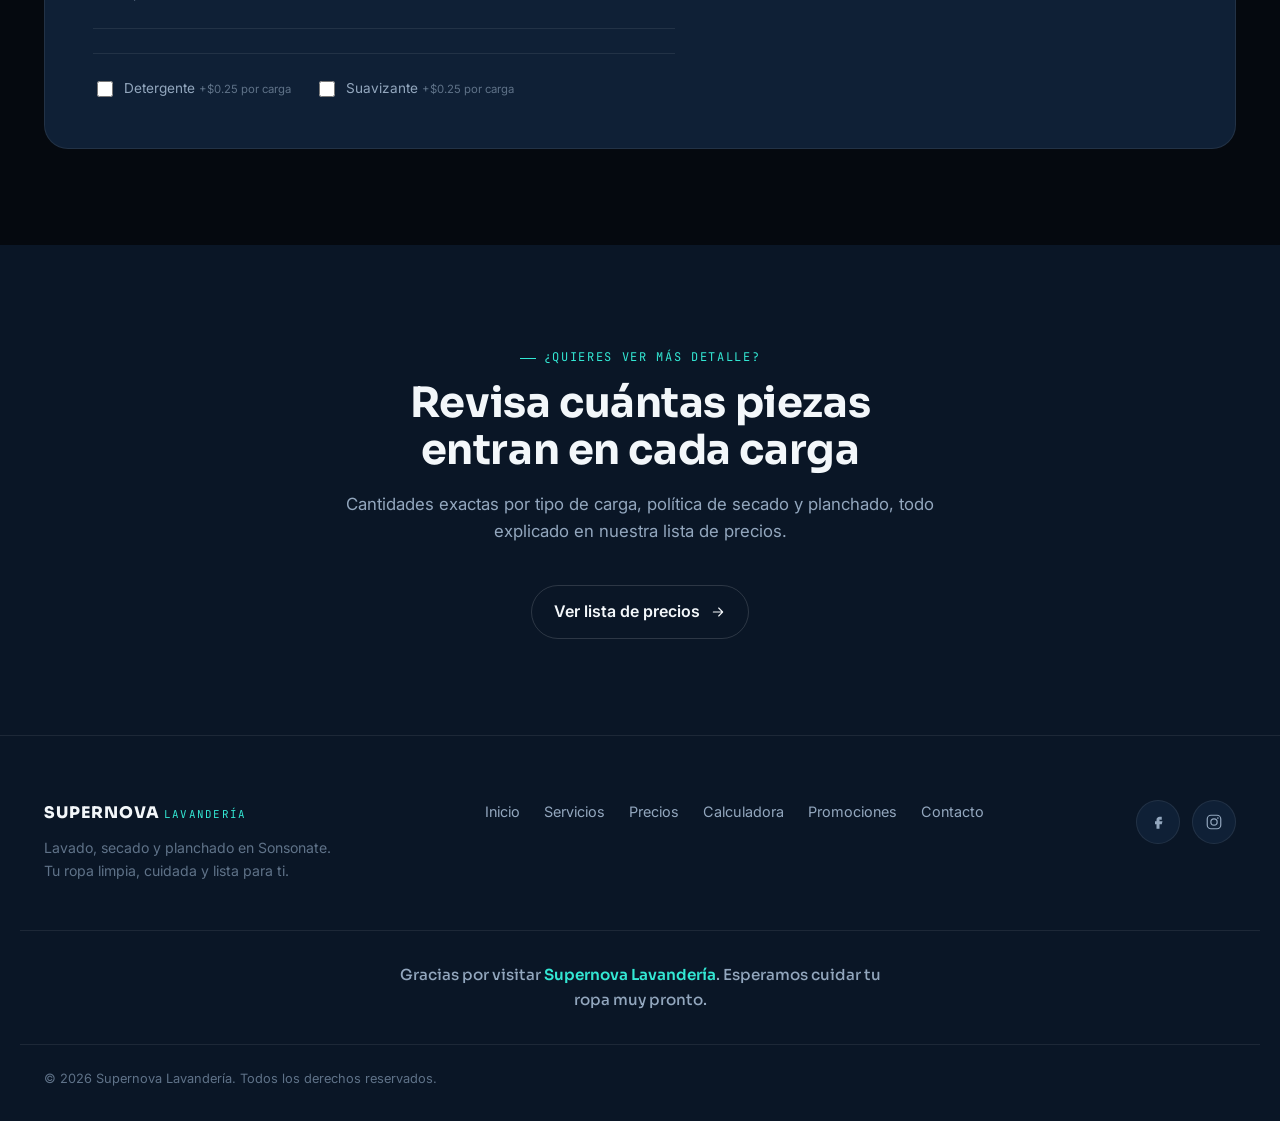
<file: calculadora.html>
<!DOCTYPE html>
<html lang="es">
<head>
<meta charset="UTF-8">
<meta name="viewport" content="width=device-width, initial-scale=1.0">
<title>Calculadora de precios — Supernova Lavandería | Cotiza tu lavado en Sonsonate</title>
<meta name="description" content="Calcula al instante cuánto cuesta tu lavado en Supernova Lavandería. Elige tus cargas, agrega detergente, suavizante o planchado y confirma tu total exacto por WhatsApp.">

<!-- Open Graph -->
<meta property="og:title" content="Calculadora de precios — Supernova Lavandería">
<meta property="og:description" content="Elige tus cargas y extras, y mira un total aproximado al instante. Confirmamos el precio exacto por WhatsApp antes de cobrar.">
<meta property="og:type" content="website">

<link rel="icon" href="data:image/svg+xml,%3Csvg xmlns='http://www.w3.org/2000/svg' viewBox='0 0 24 24'%3E%3Ccircle cx='12' cy='12' r='11' fill='%230A1626'/%3E%3Ccircle cx='12' cy='12' r='5' fill='none' stroke='%2332E8D6' stroke-width='1.6'/%3E%3C/svg%3E">

<link rel="preconnect" href="https://fonts.googleapis.com">
<link rel="preconnect" href="https://fonts.gstatic.com" crossorigin>
<link href="https://fonts.googleapis.com/css2?family=Sora:wght@400;600;700;800&family=Inter:wght@400;500;600;700&family=JetBrains+Mono:wght@500;600&display=swap" rel="stylesheet">

<link rel="stylesheet" href="estilos.css?v=15">
<link rel="stylesheet" href="calculadora.css?v=1">
</head>
<body>

<!-- Sprite de iconos reutilizados en toda la página (evita repetir el mismo SVG varias veces) -->
<svg width="0" height="0" style="position:absolute" aria-hidden="true" focusable="false">
  <symbol id="icono-whatsapp" viewBox="0 0 24 24">
    <path d="M17.6 6.3A8.7 8.7 0 0 0 12.03 3.5 8.85 8.85 0 0 0 3.4 15.9L2 21l5.25-1.38a8.83 8.83 0 0 0 4.78 1.38h.01a8.85 8.85 0 0 0 8.8-8.87 8.79 8.79 0 0 0-3.24-5.83Z" fill="none" stroke="currentColor" stroke-width="1.6"/>
    <path d="M9.1 8.15c.18-.4.36-.4.53-.41.14 0 .3 0 .43.01.14 0 .32-.05.5.38.19.46.63 1.57.68 1.68.06.11.09.24.02.39-.07.14-.1.23-.2.35-.1.12-.21.27-.3.36-.1.1-.2.2-.09.4.11.2.5.86 1.09 1.4.75.68 1.38.9 1.58.99.2.1.32.08.44-.05.13-.13.5-.6.64-.8.14-.2.27-.17.46-.1.19.07 1.21.58 1.42.68.2.1.34.15.39.24.05.1.05.55-.13 1.08-.18.53-1.06.99-1.47 1.05-.4.06-.9.09-1.45-.09-.33-.11-.75-.25-1.29-.5-2.27-1-3.75-3.31-3.87-3.47-.11-.15-.93-1.23-.93-2.35 0-1.11.58-1.65.79-1.88Z" fill="currentColor"/>
  </symbol>
</svg>

<a class="skip-link" href="#contenido">Saltar al contenido</a>

<!-- ============ HEADER ============ -->
<header class="header" id="header">
  <div class="contenedor header__barra">
    <a href="index.html" class="marca" aria-label="Supernova Lavandería, ir al inicio">
      <span class="marca__icono" aria-hidden="true">
        <svg viewBox="0 0 40 40" width="38" height="38" overflow="visible">
          <defs>
            <filter id="mk-blur" x="-60%" y="-60%" width="220%" height="220%">
              <feGaussianBlur stdDeviation="1.1"/>
            </filter>
          </defs>

          <!-- Anillo orbital — consistente con el aro del hero -->
          <ellipse cx="20" cy="21" rx="18" ry="14" fill="none"
                   stroke="#00CCFF" stroke-width="0.9" opacity="0.32"/>

          <!-- Satélite orbitando lentamente -->
          <circle r="1.3" fill="#00E4FF" opacity="0.85" filter="url(#mk-blur)">
            <animateMotion dur="7s" repeatCount="indefinite"
                           path="M 2,21 A 18,14 0 1,0 38,21 A 18,14 0 1,0 2,21"/>
          </circle>
          <circle r="0.7" fill="#FFFFFF">
            <animateMotion dur="7s" repeatCount="indefinite"
                           path="M 2,21 A 18,14 0 1,0 38,21 A 18,14 0 1,0 2,21"/>
          </circle>

          <!-- Cuerpo de la lavadora -->
          <rect x="10" y="7" width="20" height="26" rx="4" fill="#0A1626" stroke="#00CCFF" stroke-width="1.3" opacity="0.9"/>
          <!-- Línea del panel -->
          <line x1="10" y1="13" x2="30" y2="13" stroke="#00CCFF" stroke-width="1" opacity="0.7"/>
          <!-- Mando -->
          <circle cx="24.5" cy="10" r="1.5" fill="none" stroke="#00CCFF" stroke-width="1" opacity="0.7"/>

          <!-- Tambor -->
          <circle cx="18" cy="23" r="7.4" fill="none" stroke="#00D6FF" stroke-width="1.4"/>
          <circle cx="18" cy="23" r="4.6" fill="none" stroke="#00CCFF" stroke-width="0.9" opacity="0.55"/>
          <circle cx="18" cy="23" r="4.2" fill="#00CCFF" opacity="0.16"/>
        </svg>
      </span>
      <span class="marca__texto">
        <span class="marca__nombre">SUPERNOVA</span>
        <span class="marca__sub">Lavandería</span>
      </span>
    </a>

    <nav class="nav" id="nav" aria-label="Navegación principal">
      <ul class="nav__lista">
        <li><a href="index.html#servicios">Servicios</a></li>
        <li><a href="menu.html" class="nav__precios">Precios</a></li>
        <li><a href="calculadora.html" aria-current="page">Calculadora</a></li>
        <li><a href="index.html#promociones">Promociones</a></li>
        <li><a href="index.html#contacto">Contacto</a></li>
        <li class="nav__item-submenu">
          <button class="nav__mas" id="btnMas" type="button" aria-expanded="false" aria-haspopup="true" aria-controls="submenu-mas">
            <span>Más</span>
            <svg class="nav__mas-icono" viewBox="0 0 24 24" width="14" height="14" aria-hidden="true"><path d="M6 9l6 6 6-6" fill="none" stroke="currentColor" stroke-width="1.8" stroke-linecap="round" stroke-linejoin="round"/></svg>
          </button>
          <ul class="nav__submenu" id="submenu-mas" role="menu">
            <li role="none"><a role="menuitem" href="index.html#nosotros">Nosotros</a></li>
            <li role="none"><a role="menuitem" href="index.html#proceso">Cómo funciona</a></li>
            <li role="none"><a role="menuitem" href="index.html#galeria">Galería</a></li>
            <li role="none"><a role="menuitem" href="index.html#faq">Preguntas</a></li>
          </ul>
        </li>
      </ul>
    </nav>

    <div class="header__acciones">
      <a class="btn btn--whatsapp btn--sm" id="wpp-header"
         href="https://wa.me/50377712215?text=Hola%2C%20quisiera%20cotizar%20mi%20lavado"
         target="_blank" rel="noopener">
        <svg width="18" height="18" aria-hidden="true"><use href="#icono-whatsapp"></use></svg>
        <span>WhatsApp</span>
      </a>

      <button class="hamburguesa" id="btnMenu" aria-expanded="false" aria-controls="nav" aria-label="Abrir menú de navegación">
        <span></span><span></span><span></span>
      </button>
    </div>
  </div>
</header>

<main id="contenido">

  <!-- ============ MINI-HERO DE LA CALCULADORA ============ -->
  <section class="calc-hero">
    <div class="calc-hero__burbujas" aria-hidden="true">
      <span class="burbuja b1"></span><span class="burbuja b3"></span><span class="burbuja b5"></span>
    </div>
    <div class="contenedor calc-hero__inner reveal">
      <p class="eyebrow">Calculadora</p>
      <h1 class="calc-hero__titulo">Calcula tu lavado en segundos</h1>
      <p class="calc-hero__texto">
        Elige cuántas cargas necesitas y qué extras quieres agregar. El total aproximado
        se actualiza al instante; te confirmamos el precio exacto por WhatsApp antes de cobrarte.
      </p>
      <div class="calc-hero__acciones">
        <a class="btn btn--fantasma" href="menu.html">
          <span>Ver lista de precios</span>
          <svg viewBox="0 0 24 24" width="16" height="16" aria-hidden="true"><path d="M5 12h14M13 6l6 6-6 6" fill="none" stroke="currentColor" stroke-width="1.6" stroke-linecap="round" stroke-linejoin="round"/></svg>
        </a>
      </div>
    </div>
  </section>

  <!-- ============ SIMULADOR DE PRECIOS ============ -->
  <section class="seccion simulador" id="simulador">
    <div class="contenedor">
      <div class="encabezado-seccion reveal">
        <p class="eyebrow">Tus cargas</p>
        <h2 class="titulo-seccion">Arma tu pedido</h2>
        <p class="texto-seccion">Ajusta la cantidad de cada tipo de carga y marca los extras que quieras. El total se actualiza al instante.</p>
      </div>

      <div class="simulador__panel reveal">
        <div class="simulador__controles">

          <div class="simulador__fila" data-tipo="media-docena">
            <div class="simulador__info">
              <p class="simulador__nombre">Media docena</p>
              <p class="simulador__detalle">6 pantalones · $1.50 lavado</p>
            </div>
            <div class="simulador__stepper">
              <button type="button" class="simulador__btn" data-accion="restar" data-tipo="media-docena" aria-label="Quitar una media docena" disabled>−</button>
              <span class="simulador__cantidad" data-cantidad="media-docena" aria-live="polite">0</span>
              <button type="button" class="simulador__btn" data-accion="sumar" data-tipo="media-docena" aria-label="Agregar una media docena">+</button>
            </div>
            <label class="simulador__check simulador__check--secado">
              <input type="checkbox" data-secado="media-docena">
              <span>+ secado ($1.50)</span>
            </label>
          </div>

          <div class="simulador__fila" data-tipo="docena">
            <div class="simulador__info">
              <p class="simulador__nombre">Docena</p>
              <p class="simulador__detalle">12 camisetas o shorts delgados · $1.50 lavado</p>
            </div>
            <div class="simulador__stepper">
              <button type="button" class="simulador__btn" data-accion="restar" data-tipo="docena" aria-label="Quitar una docena" disabled>−</button>
              <span class="simulador__cantidad" data-cantidad="docena" aria-live="polite">0</span>
              <button type="button" class="simulador__btn" data-accion="sumar" data-tipo="docena" aria-label="Agregar una docena">+</button>
            </div>
            <label class="simulador__check simulador__check--secado">
              <input type="checkbox" data-secado="docena">
              <span>+ secado ($1.50)</span>
            </label>
          </div>

          <div class="simulador__fila" data-tipo="dos-docenas">
            <div class="simulador__info">
              <p class="simulador__nombre">Dos docenas</p>
              <p class="simulador__detalle">24 piezas de ropa interior o de bebé · $1.50 lavado</p>
            </div>
            <div class="simulador__stepper">
              <button type="button" class="simulador__btn" data-accion="restar" data-tipo="dos-docenas" aria-label="Quitar dos docenas" disabled>−</button>
              <span class="simulador__cantidad" data-cantidad="dos-docenas" aria-live="polite">0</span>
              <button type="button" class="simulador__btn" data-accion="sumar" data-tipo="dos-docenas" aria-label="Agregar dos docenas">+</button>
            </div>
            <label class="simulador__check simulador__check--secado">
              <input type="checkbox" data-secado="dos-docenas">
              <span>+ secado ($1.50)</span>
            </label>
          </div>

          <div class="simulador__fila" data-tipo="toallas-sabanas">
            <div class="simulador__info">
              <p class="simulador__nombre">Toallas y sábanas</p>
              <p class="simulador__detalle">4 toallas, 4 sábanas delgadas o 2 sábanas gruesas · $1.50 lavado</p>
            </div>
            <div class="simulador__stepper">
              <button type="button" class="simulador__btn" data-accion="restar" data-tipo="toallas-sabanas" aria-label="Quitar una carga de toallas y sábanas" disabled>−</button>
              <span class="simulador__cantidad" data-cantidad="toallas-sabanas" aria-live="polite">0</span>
              <button type="button" class="simulador__btn" data-accion="sumar" data-tipo="toallas-sabanas" aria-label="Agregar una carga de toallas y sábanas">+</button>
            </div>
            <label class="simulador__check simulador__check--secado">
              <input type="checkbox" data-secado="toallas-sabanas">
              <span>+ secado ($1.50)</span>
            </label>
          </div>

          <div class="simulador__fila" data-tipo="especiales">
            <div class="simulador__info">
              <p class="simulador__nombre">Edredones</p>
              <p class="simulador__detalle">1 edredón pequeño/mediano o grande · $3.50 con lavado y secado incluidos</p>
            </div>
            <div class="simulador__stepper">
              <button type="button" class="simulador__btn" data-accion="restar" data-tipo="especiales" aria-label="Quitar una carga de edredones" disabled>−</button>
              <span class="simulador__cantidad" data-cantidad="especiales" aria-live="polite">0</span>
              <button type="button" class="simulador__btn" data-accion="sumar" data-tipo="especiales" aria-label="Agregar una carga de edredones">+</button>
            </div>
          </div>

          <div class="simulador__fila" data-tipo="planchado">
            <div class="simulador__info">
              <p class="simulador__nombre">Planchado</p>
              <p class="simulador__detalle">$4.00 por docena</p>
            </div>
            <div class="simulador__stepper">
              <button type="button" class="simulador__btn" data-accion="restar" data-tipo="planchado" aria-label="Quitar una docena de planchado" disabled>−</button>
              <span class="simulador__cantidad" data-cantidad="planchado" aria-live="polite">0</span>
              <button type="button" class="simulador__btn" data-accion="sumar" data-tipo="planchado" aria-label="Agregar una docena de planchado">+</button>
            </div>
          </div>

          <div class="simulador__extras">
            <label class="simulador__check">
              <input type="checkbox" id="chk-detergente">
              <span>Detergente <small>+$0.25 por carga</small></span>
            </label>
            <label class="simulador__check">
              <input type="checkbox" id="chk-suavizante">
              <span>Suavizante <small>+$0.25 por carga</small></span>
            </label>
          </div>
        </div>

        <div class="simulador__resultado">
          <p class="simulador__resultado-etiqueta">Total aproximado</p>
          <p class="simulador__resultado-precio"><span>$</span><span id="simulador-total">0.00</span></p>
          <ul class="simulador__desglose" id="simulador-desglose">
            <li class="simulador__desglose-vacio">Elige tus cargas para ver el detalle.</li>
          </ul>
          <p class="simulador__nota-resultado">
            <svg viewBox="0 0 24 24" width="16" height="16" aria-hidden="true"><circle cx="12" cy="12" r="9" fill="none" stroke="currentColor" stroke-width="1.5"/><path d="M12 8v5" stroke="currentColor" stroke-width="1.5" stroke-linecap="round"/><circle cx="12" cy="16" r="1" fill="currentColor"/></svg>
            <span>Precio referencial. El delivery tiene costo adicional según la zona.</span>
          </p>
          <a class="btn btn--whatsapp btn--lg" id="simulador-whatsapp" href="https://wa.me/50377712215?text=Hola%2C%20quisiera%20cotizar%20mi%20lavado" target="_blank" rel="noopener">
            <svg width="18" height="18" aria-hidden="true"><use href="#icono-whatsapp"></use></svg>
            <span>Confirmar por WhatsApp</span>
          </a>
        </div>
      </div>
    </div>
  </section>

  <!-- ============ ENLACE DE REGRESO A LA LISTA DE PRECIOS ============ -->
  <section class="seccion seccion--alt calc-vuelta">
    <div class="contenedor calc-vuelta__inner reveal">
      <p class="eyebrow">¿Quieres ver más detalle?</p>
      <h2 class="titulo-seccion">Revisa cuántas piezas entran en cada carga</h2>
      <p class="texto-seccion">Cantidades exactas por tipo de carga, política de secado y planchado, todo explicado en nuestra lista de precios.</p>
      <a class="btn btn--fantasma btn--lg" href="menu.html">
        <span>Ver lista de precios</span>
        <svg viewBox="0 0 24 24" width="16" height="16" aria-hidden="true"><path d="M5 12h14M13 6l6 6-6 6" fill="none" stroke="currentColor" stroke-width="1.6" stroke-linecap="round" stroke-linejoin="round"/></svg>
      </a>
    </div>
  </section>

</main>

<!-- ============ FOOTER ============ -->
<footer class="footer">
  <div class="contenedor footer__grid">
    <div class="footer__marca">
      <span class="marca__nombre">SUPERNOVA</span>
      <span class="marca__sub">Lavandería</span>
      <p>Lavado, secado y planchado en Sonsonate. Tu ropa limpia, cuidada y lista para ti.</p>
    </div>

    <nav class="footer__enlaces" aria-label="Enlaces del pie de página">
      <a href="index.html#inicio">Inicio</a>
      <a href="index.html#servicios">Servicios</a>
      <a href="menu.html">Precios</a>
      <a href="calculadora.html">Calculadora</a>
      <a href="index.html#promociones">Promociones</a>
      <a href="index.html#contacto">Contacto</a>
    </nav>

    <div class="footer__redes">
      <a href="https://www.facebook.com/share/1bTsZ2qMDG/" target="_blank" rel="noopener" aria-label="Facebook" class="icono-social"><svg viewBox="0 0 24 24" width="18" height="18"><path d="M14 9h3V5h-3c-2.2 0-4 1.8-4 4v2H8v4h2v6h4v-6h3l1-4h-4V9c0-.6.4-1 1-1Z" fill="currentColor"/></svg></a>
      <a href="#" target="_blank" rel="noopener" aria-label="Instagram" class="icono-social"><svg viewBox="0 0 24 24" width="18" height="18"><rect x="3" y="3" width="18" height="18" rx="5" fill="none" stroke="currentColor" stroke-width="1.6"/><circle cx="12" cy="12" r="4.2" fill="none" stroke="currentColor" stroke-width="1.6"/><circle cx="17.2" cy="6.8" r="1.1" fill="currentColor"/></svg></a>
    </div>
  </div>

  <div class="contenedor footer__despedida">
    <p>Gracias por visitar <span class="acento">Supernova Lavandería</span>. Esperamos cuidar tu ropa muy pronto.</p>
  </div>

  <div class="contenedor footer__legal">
    <p>© <span id="anio"></span> Supernova Lavandería. Todos los derechos reservados.</p>
  </div>
</footer>

<!-- ============ BOTÓN FLOTANTE WHATSAPP ============ -->
<a class="flotante-whatsapp visible" id="wpp-flotante"
   href="https://wa.me/50377712215?text=Hola%2C%20quisiera%20cotizar%20mi%20lavado"
   target="_blank" rel="noopener" aria-label="Escríbenos por WhatsApp">
  <svg width="26" height="26"><use href="#icono-whatsapp"></use></svg>
</a>

<script src="script.js?v=14"></script>
<script src="calculadora.js?v=1"></script>
</body>
</html>
</file>
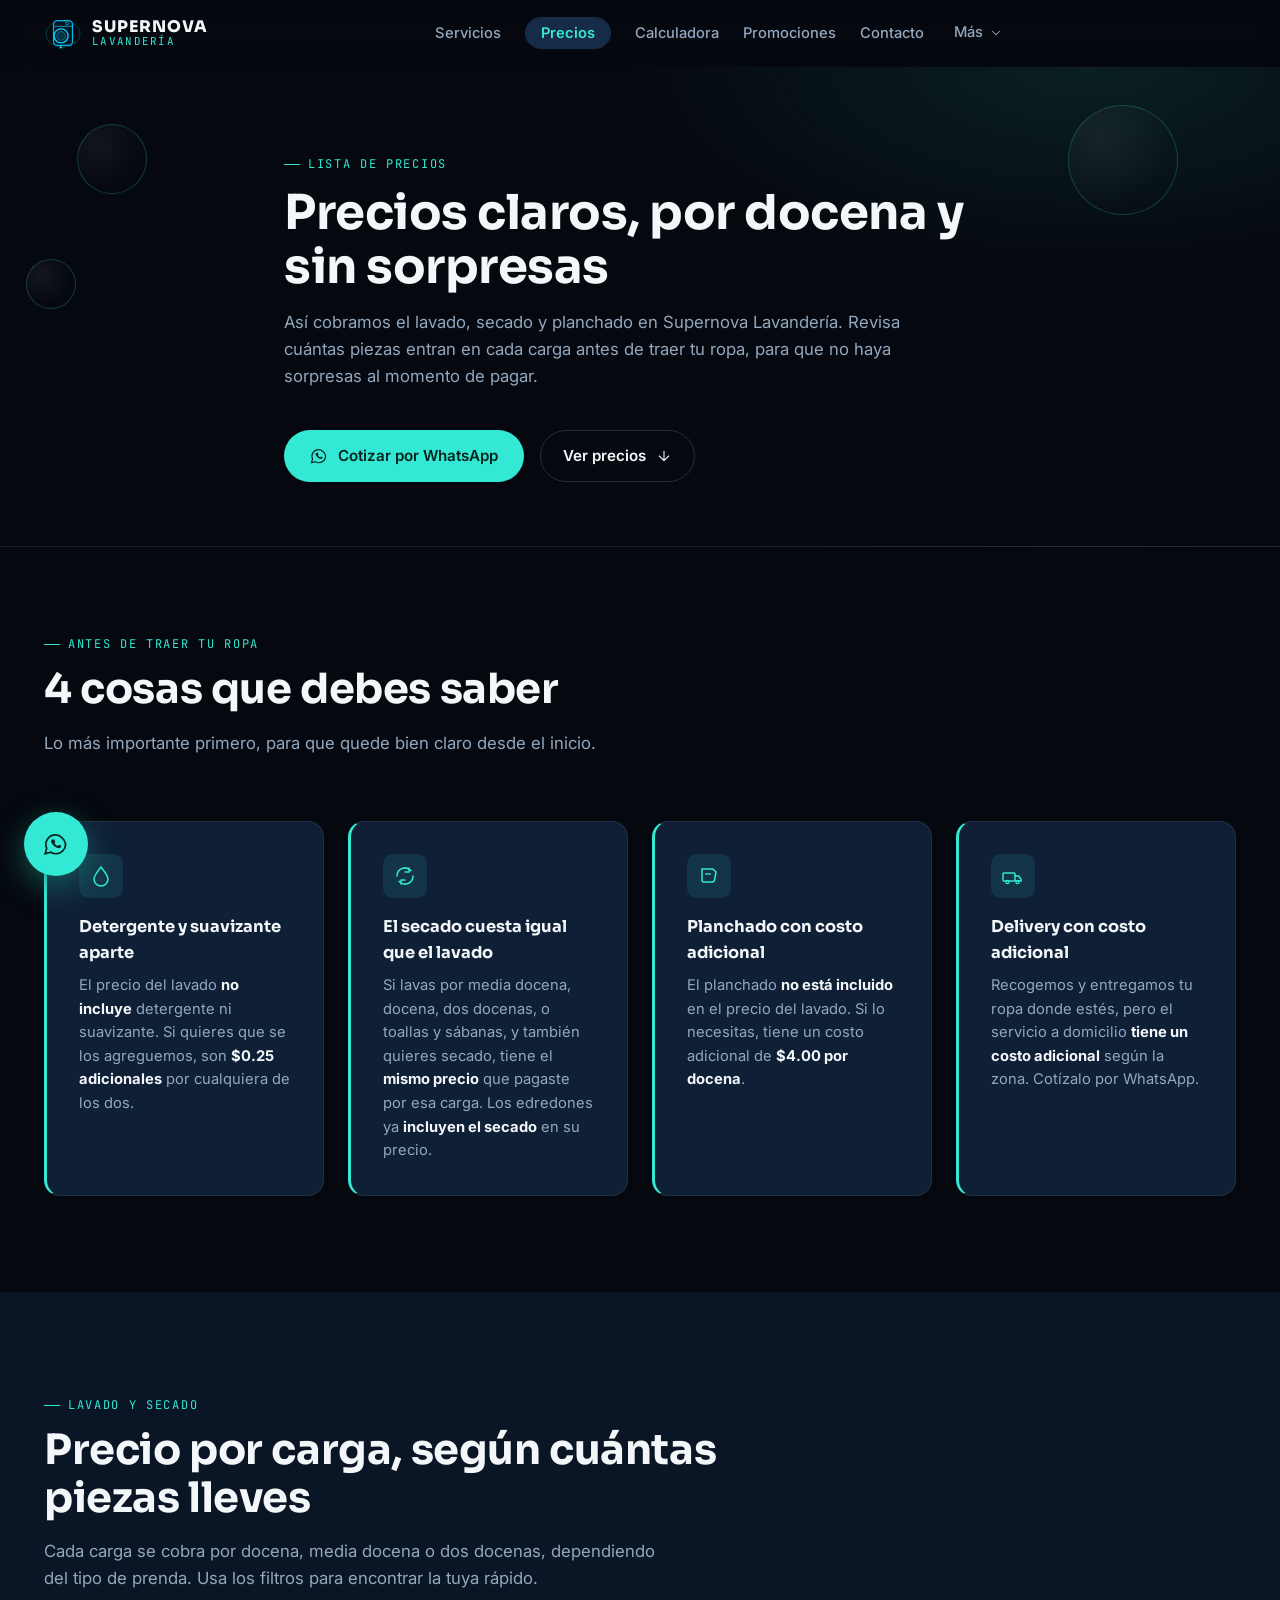
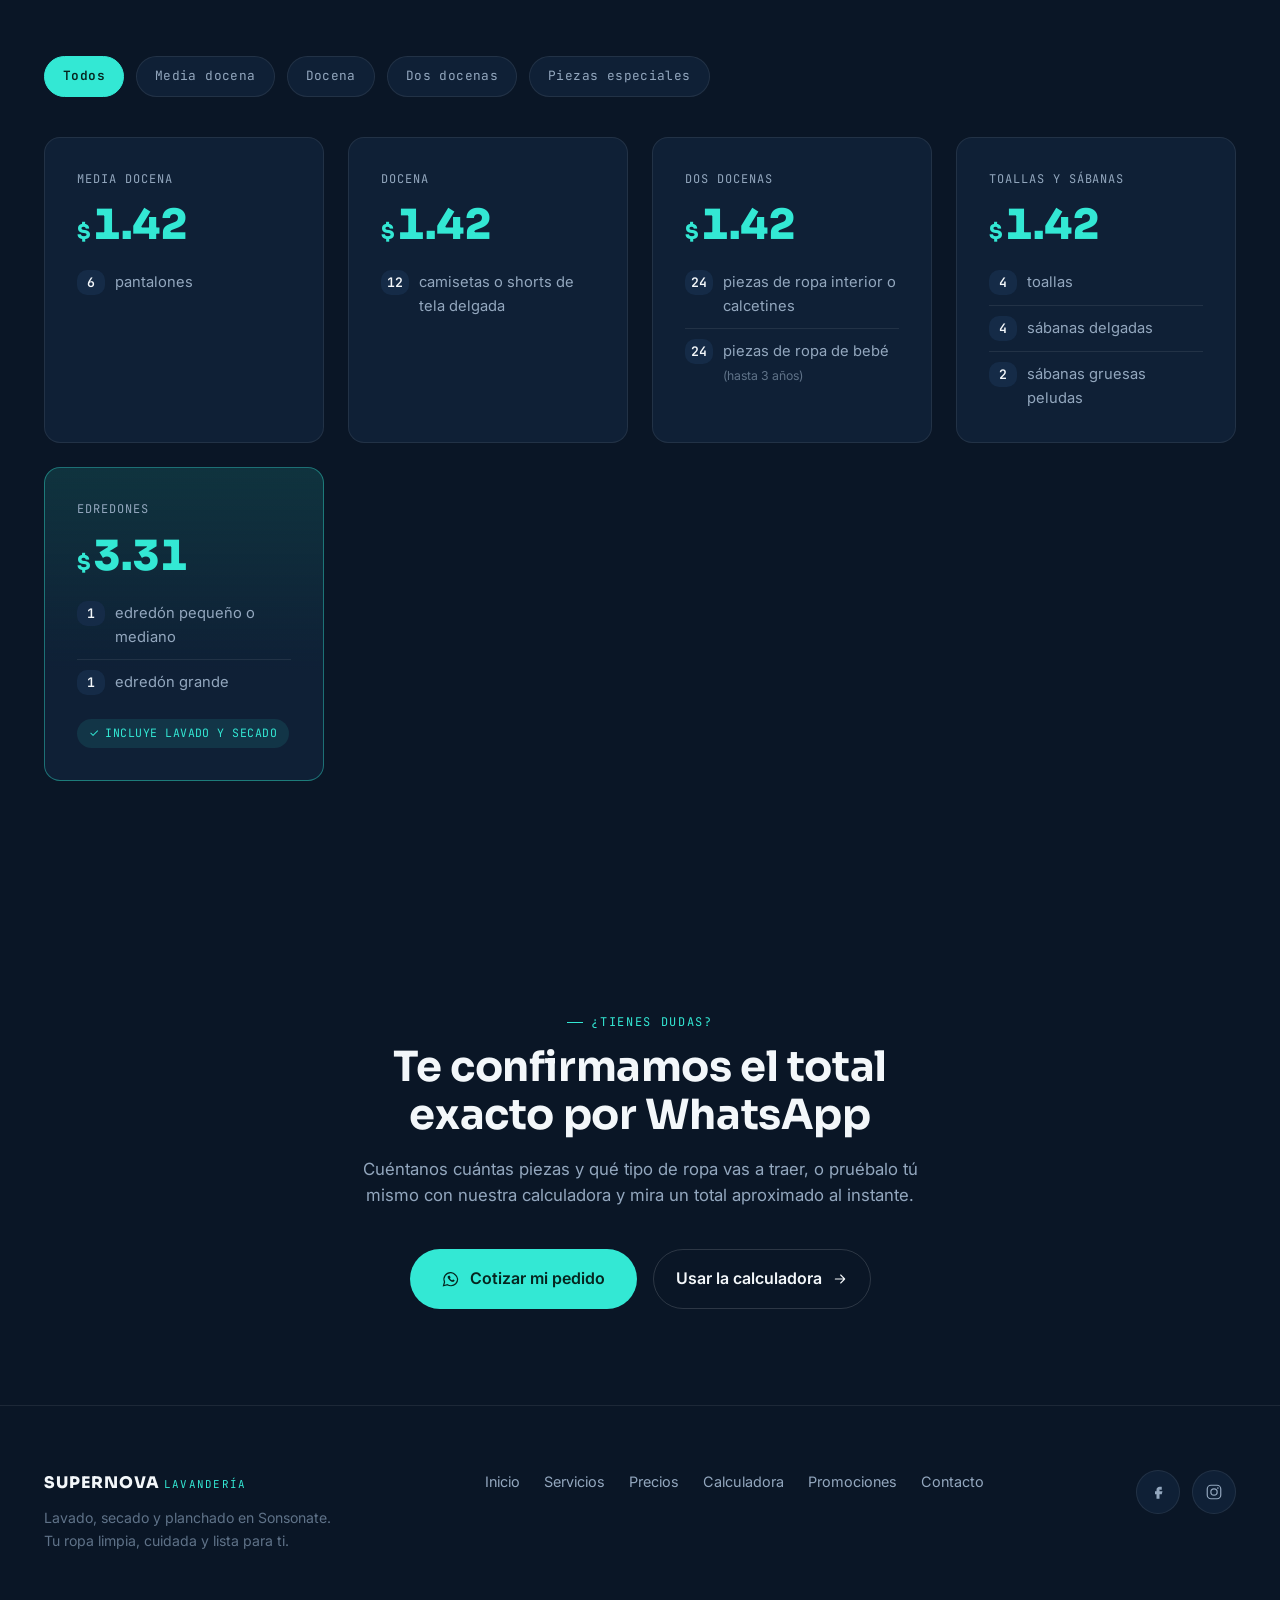
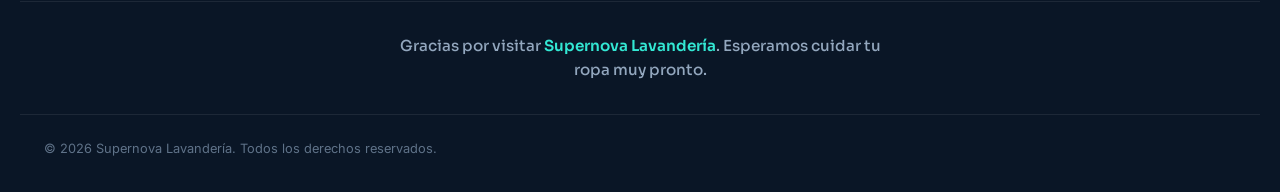
<file: menu.html>
<!DOCTYPE html>
<html lang="es">
<head>
<meta charset="UTF-8">
<meta name="viewport" content="width=device-width, initial-scale=1.0">
<title>Lista de precios — Supernova Lavandería | Lavado, secado y planchado en Sonsonate</title>
<meta name="description" content="Precios de Supernova Lavandería en Sonsonate: lavado y secado por docena, media docena y dos docenas, planchado adicional y delivery. Consulta cuántas piezas entran en cada carga.">

<!-- Open Graph -->
<meta property="og:title" content="Lista de precios — Supernova Lavandería">
<meta property="og:description" content="Precios claros por docena, media docena y dos docenas. Lavado, secado, planchado y delivery en Sonsonate.">
<meta property="og:type" content="website">

<link rel="icon" href="data:image/svg+xml,%3Csvg xmlns='http://www.w3.org/2000/svg' viewBox='0 0 24 24'%3E%3Ccircle cx='12' cy='12' r='11' fill='%230A1626'/%3E%3Ccircle cx='12' cy='12' r='5' fill='none' stroke='%2332E8D6' stroke-width='1.6'/%3E%3C/svg%3E">

<link rel="preconnect" href="https://fonts.googleapis.com">
<link rel="preconnect" href="https://fonts.gstatic.com" crossorigin>
<link href="https://fonts.googleapis.com/css2?family=Sora:wght@400;600;700;800&family=Inter:wght@400;500;600;700&family=JetBrains+Mono:wght@500;600&display=swap" rel="stylesheet">

<link rel="stylesheet" href="estilos.css?v=14">
<link rel="stylesheet" href="menu.css?v=16">
</head>
<body>

<!-- Sprite de iconos reutilizados en toda la página (evita repetir el mismo SVG varias veces) -->
<svg width="0" height="0" style="position:absolute" aria-hidden="true" focusable="false">
  <symbol id="icono-whatsapp" viewBox="0 0 24 24">
    <path d="M17.6 6.3A8.7 8.7 0 0 0 12.03 3.5 8.85 8.85 0 0 0 3.4 15.9L2 21l5.25-1.38a8.83 8.83 0 0 0 4.78 1.38h.01a8.85 8.85 0 0 0 8.8-8.87 8.79 8.79 0 0 0-3.24-5.83Z" fill="none" stroke="currentColor" stroke-width="1.6"/>
    <path d="M9.1 8.15c.18-.4.36-.4.53-.41.14 0 .3 0 .43.01.14 0 .32-.05.5.38.19.46.63 1.57.68 1.68.06.11.09.24.02.39-.07.14-.1.23-.2.35-.1.12-.21.27-.3.36-.1.1-.2.2-.09.4.11.2.5.86 1.09 1.4.75.68 1.38.9 1.58.99.2.1.32.08.44-.05.13-.13.5-.6.64-.8.14-.2.27-.17.46-.1.19.07 1.21.58 1.42.68.2.1.34.15.39.24.05.1.05.55-.13 1.08-.18.53-1.06.99-1.47 1.05-.4.06-.9.09-1.45-.09-.33-.11-.75-.25-1.29-.5-2.27-1-3.75-3.31-3.87-3.47-.11-.15-.93-1.23-.93-2.35 0-1.11.58-1.65.79-1.88Z" fill="currentColor"/>
  </symbol>
</svg>

<a class="skip-link" href="#contenido">Saltar al contenido</a>

<!-- ============ HEADER ============ -->
<header class="header" id="header">
  <div class="contenedor header__barra">
    <a href="index.html" class="marca" aria-label="Supernova Lavandería, ir al inicio">
      <span class="marca__icono" aria-hidden="true">
        <svg viewBox="0 0 40 40" width="38" height="38" overflow="visible">
          <defs>
            <filter id="mk-blur" x="-60%" y="-60%" width="220%" height="220%">
              <feGaussianBlur stdDeviation="1.1"/>
            </filter>
          </defs>

          <!-- Anillo orbital — consistente con el aro del hero -->
          <ellipse cx="20" cy="21" rx="18" ry="14" fill="none"
                   stroke="#00CCFF" stroke-width="0.9" opacity="0.32"/>

          <!-- Satélite orbitando lentamente -->
          <circle r="1.3" fill="#00E4FF" opacity="0.85" filter="url(#mk-blur)">
            <animateMotion dur="7s" repeatCount="indefinite"
                           path="M 2,21 A 18,14 0 1,0 38,21 A 18,14 0 1,0 2,21"/>
          </circle>
          <circle r="0.7" fill="#FFFFFF">
            <animateMotion dur="7s" repeatCount="indefinite"
                           path="M 2,21 A 18,14 0 1,0 38,21 A 18,14 0 1,0 2,21"/>
          </circle>

          <!-- Cuerpo de la lavadora -->
          <rect x="10" y="7" width="20" height="26" rx="4" fill="#0A1626" stroke="#00CCFF" stroke-width="1.3" opacity="0.9"/>
          <!-- Línea del panel -->
          <line x1="10" y1="13" x2="30" y2="13" stroke="#00CCFF" stroke-width="1" opacity="0.7"/>
          <!-- Mando -->
          <circle cx="24.5" cy="10" r="1.5" fill="none" stroke="#00CCFF" stroke-width="1" opacity="0.7"/>

          <!-- Tambor -->
          <circle cx="18" cy="23" r="7.4" fill="none" stroke="#00D6FF" stroke-width="1.4"/>
          <circle cx="18" cy="23" r="4.6" fill="none" stroke="#00CCFF" stroke-width="0.9" opacity="0.55"/>
          <circle cx="18" cy="23" r="4.2" fill="#00CCFF" opacity="0.16"/>
        </svg>
      </span>
      <span class="marca__texto">
        <span class="marca__nombre">SUPERNOVA</span>
        <span class="marca__sub">Lavandería</span>
      </span>
    </a>

    <nav class="nav" id="nav" aria-label="Navegación principal">
      <ul class="nav__lista">
        <li><a href="index.html#servicios">Servicios</a></li>
        <li><a href="menu.html" class="nav__precios" aria-current="page">Precios</a></li>
        <li><a href="calculadora.html">Calculadora</a></li>
        <li><a href="index.html#promociones">Promociones</a></li>
        <li><a href="index.html#contacto">Contacto</a></li>
        <li class="nav__item-submenu">
          <button class="nav__mas" id="btnMas" type="button" aria-expanded="false" aria-haspopup="true" aria-controls="submenu-mas">
            <span>Más</span>
            <svg class="nav__mas-icono" viewBox="0 0 24 24" width="14" height="14" aria-hidden="true"><path d="M6 9l6 6 6-6" fill="none" stroke="currentColor" stroke-width="1.8" stroke-linecap="round" stroke-linejoin="round"/></svg>
          </button>
          <ul class="nav__submenu" id="submenu-mas" role="menu">
            <li role="none"><a role="menuitem" href="index.html#nosotros">Nosotros</a></li>
            <li role="none"><a role="menuitem" href="index.html#proceso">Cómo funciona</a></li>
            <li role="none"><a role="menuitem" href="index.html#galeria">Galería</a></li>
            <li role="none"><a role="menuitem" href="index.html#faq">Preguntas</a></li>
          </ul>
        </li>
      </ul>
    </nav>

    <div class="header__acciones">
      <a class="btn btn--whatsapp btn--sm" id="wpp-header"
         href="https://wa.me/50377712215?text=Hola%2C%20quisiera%20cotizar%20mi%20lavado"
         target="_blank" rel="noopener">
        <svg width="18" height="18" aria-hidden="true"><use href="#icono-whatsapp"></use></svg>
        <span>WhatsApp</span>
      </a>

      <button class="hamburguesa" id="btnMenu" aria-expanded="false" aria-controls="nav" aria-label="Abrir menú de navegación">
        <span></span><span></span><span></span>
      </button>
    </div>
  </div>
</header>

<main id="contenido">

  <!-- ============ MINI-HERO DE PRECIOS ============ -->
  <section class="precios-hero">
    <div class="precios-hero__burbujas" aria-hidden="true">
      <span class="burbuja b1"></span><span class="burbuja b3"></span><span class="burbuja b5"></span>
    </div>
    <div class="contenedor precios-hero__inner reveal">
      <p class="eyebrow">Lista de precios</p>
      <h1 class="precios-hero__titulo">Precios claros, por docena y sin sorpresas</h1>
      <p class="precios-hero__texto">
        Así cobramos el lavado, secado y planchado en Supernova Lavandería.
        Revisa cuántas piezas entran en cada carga antes de traer tu ropa,
        para que no haya sorpresas al momento de pagar.
      </p>
      <div class="precios-hero__acciones">
        <a class="btn btn--whatsapp" href="https://wa.me/50377712215?text=Hola%2C%20quisiera%20cotizar%20mi%20lavado" target="_blank" rel="noopener">
          <svg width="18" height="18" aria-hidden="true"><use href="#icono-whatsapp"></use></svg>
          <span>Cotizar por WhatsApp</span>
        </a>
        <a class="btn btn--fantasma" href="#precios-lavado">
          <span>Ver precios</span>
          <svg viewBox="0 0 24 24" width="16" height="16" aria-hidden="true"><path d="M12 5v14M5 12l7 7 7-7" fill="none" stroke="currentColor" stroke-width="1.6" stroke-linecap="round" stroke-linejoin="round"/></svg>
        </a>
      </div>
    </div>
  </section>

  <!-- ============ AVISOS IMPORTANTES ============ -->
  <section class="seccion avisos-seccion" id="avisos">
    <div class="contenedor">
      <div class="encabezado-seccion reveal">
        <p class="eyebrow">Antes de traer tu ropa</p>
        <h2 class="titulo-seccion">4 cosas que debes saber</h2>
        <p class="texto-seccion">Lo más importante primero, para que quede bien claro desde el inicio.</p>
      </div>

      <div class="avisos__grid">
        <article class="aviso reveal">
          <span class="aviso__icono" aria-hidden="true">
            <svg viewBox="0 0 24 24" width="24" height="24"><path d="M12 3c4 5 7 8.5 7 12a7 7 0 0 1-14 0c0-3.5 3-7 7-12Z" fill="none" stroke="currentColor" stroke-width="1.5"/></svg>
          </span>
          <h3>Detergente y suavizante aparte</h3>
          <p>El precio del lavado <strong>no incluye</strong> detergente ni suavizante. Si quieres que se los agreguemos, son <strong>$0.25 adicionales</strong> por cualquiera de los dos.</p>
        </article>

        <article class="aviso reveal">
          <span class="aviso__icono" aria-hidden="true">
            <svg viewBox="0 0 24 24" width="24" height="24"><path d="M4 12a8 8 0 0 1 14-5.3M20 12a8 8 0 0 1-14 5.3" fill="none" stroke="currentColor" stroke-width="1.5" stroke-linecap="round"/><path d="M16 4v4h-4M8 20v-4h4" fill="none" stroke="currentColor" stroke-width="1.5" stroke-linecap="round" stroke-linejoin="round"/></svg>
          </span>
          <h3>El secado cuesta igual que el lavado</h3>
          <p>Si lavas por media docena, docena, dos docenas, o toallas y sábanas, y también quieres secado, tiene el <strong>mismo precio</strong> que pagaste por esa carga. Los edredones ya <strong>incluyen el secado</strong> en su precio.</p>
        </article>

        <article class="aviso reveal">
          <span class="aviso__icono" aria-hidden="true">
            <svg viewBox="0 0 24 24" width="24" height="24"><path d="M5 5h11l3 3-1.5 8a2.5 2.5 0 0 1-2.5 2H7a2 2 0 0 1-2-2Z" fill="none" stroke="currentColor" stroke-width="1.5"/><path d="M8 10h6" stroke="currentColor" stroke-width="1.3"/></svg>
          </span>
          <h3>Planchado con costo adicional</h3>
          <p>El planchado <strong>no está incluido</strong> en el precio del lavado. Si lo necesitas, tiene un costo adicional de <strong>$4.00 por docena</strong>.</p>
        </article>

        <article class="aviso reveal">
          <span class="aviso__icono" aria-hidden="true">
            <svg viewBox="0 0 24 24" width="24" height="24"><rect x="2" y="9" width="12" height="8" rx="1" fill="none" stroke="currentColor" stroke-width="1.5"/><path d="M14 12h3.5L20 15v2h-6" fill="none" stroke="currentColor" stroke-width="1.5"/><circle cx="6.5" cy="18" r="1.6" fill="none" stroke="currentColor" stroke-width="1.3"/><circle cx="16.5" cy="18" r="1.6" fill="none" stroke="currentColor" stroke-width="1.3"/></svg>
          </span>
          <h3>Delivery con costo adicional</h3>
          <p>Recogemos y entregamos tu ropa donde estés, pero el servicio a domicilio <strong>tiene un costo adicional</strong> según la zona. Cotízalo por WhatsApp.</p>
        </article>
      </div>
    </div>
  </section>

  <!-- ============ PRECIOS POR CARGA ============ -->
  <section class="seccion seccion--alt" id="precios-lavado">
    <div class="contenedor">
      <div class="encabezado-seccion reveal">
        <p class="eyebrow">Lavado y secado</p>
        <h2 class="titulo-seccion">Precio por carga, según cuántas piezas lleves</h2>
        <p class="texto-seccion">
          Cada carga se cobra por docena, media docena o dos docenas, dependiendo del tipo
          de prenda. Usa los filtros para encontrar la tuya rápido.
        </p>
      </div>

      <div class="filtros reveal" role="tablist" aria-label="Filtrar precios por tipo de carga">
        <button class="filtro" data-filtro="todos" role="tab" aria-selected="true">Todos</button>
        <button class="filtro" data-filtro="media-docena" role="tab" aria-selected="false">Media docena</button>
        <button class="filtro" data-filtro="docena" role="tab" aria-selected="false">Docena</button>
        <button class="filtro" data-filtro="dos-docenas" role="tab" aria-selected="false">Dos docenas</button>
        <button class="filtro" data-filtro="especial" role="tab" aria-selected="false">Piezas especiales</button>
      </div>

      <div class="precios__grid">
        <article class="precio-tarjeta reveal" data-categoria="media-docena">
          <p class="precio-tarjeta__etiqueta">Media docena</p>
          <p class="precio-tarjeta__precio"><span class="precio-tarjeta__signo">$</span><span class="precio-tarjeta__numero" data-precio="1.50">0.00</span></p>
          <ul class="precio-tarjeta__lista">
            <li><span class="precio-tarjeta__cantidad">6</span><span>pantalones</span></li>
          </ul>
        </article>

        <article class="precio-tarjeta reveal" data-categoria="docena">
          <p class="precio-tarjeta__etiqueta">Docena</p>
          <p class="precio-tarjeta__precio"><span class="precio-tarjeta__signo">$</span><span class="precio-tarjeta__numero" data-precio="1.50">0.00</span></p>
          <ul class="precio-tarjeta__lista">
            <li><span class="precio-tarjeta__cantidad">12</span><span>camisetas o shorts de tela delgada</span></li>
          </ul>
        </article>

        <article class="precio-tarjeta reveal" data-categoria="dos-docenas">
          <p class="precio-tarjeta__etiqueta">Dos docenas</p>
          <p class="precio-tarjeta__precio"><span class="precio-tarjeta__signo">$</span><span class="precio-tarjeta__numero" data-precio="1.50">0.00</span></p>
          <ul class="precio-tarjeta__lista">
            <li><span class="precio-tarjeta__cantidad">24</span><span>piezas de ropa interior o calcetines</span></li>
            <li><span class="precio-tarjeta__cantidad">24</span><span>piezas de ropa de bebé <small>(hasta 3 años)</small></span></li>
          </ul>
        </article>

        <article class="precio-tarjeta reveal" data-categoria="especial">
          <p class="precio-tarjeta__etiqueta">Toallas y sábanas</p>
          <p class="precio-tarjeta__precio"><span class="precio-tarjeta__signo">$</span><span class="precio-tarjeta__numero" data-precio="1.50">0.00</span></p>
          <ul class="precio-tarjeta__lista">
            <li><span class="precio-tarjeta__cantidad">4</span><span>toallas</span></li>
            <li><span class="precio-tarjeta__cantidad">4</span><span>sábanas delgadas</span></li>
            <li><span class="precio-tarjeta__cantidad">2</span><span>sábanas gruesas peludas</span></li>
          </ul>
        </article>

        <article class="precio-tarjeta precio-tarjeta--especial reveal" data-categoria="especial">
          <p class="precio-tarjeta__etiqueta">Edredones</p>
          <p class="precio-tarjeta__precio"><span class="precio-tarjeta__signo">$</span><span class="precio-tarjeta__numero" data-precio="3.50">0.00</span></p>
          <ul class="precio-tarjeta__lista">
            <li><span class="precio-tarjeta__cantidad">1</span><span>edredón pequeño o mediano</span></li>
            <li><span class="precio-tarjeta__cantidad">1</span><span>edredón grande</span></li>
          </ul>
          <p class="precio-tarjeta__incluye">Incluye lavado y secado</p>
        </article>
      </div>
    </div>
  </section>

  <!-- ============ SIMULADOR DE PRECIOS ============ -->
  <!-- ============ CTA FINAL ============ -->
  <section class="seccion seccion--alt cta-final" id="cotizar">
    <div class="contenedor cta-final__inner reveal">
      <p class="eyebrow">¿Tienes dudas?</p>
      <h2 class="titulo-seccion">Te confirmamos el total exacto por WhatsApp</h2>
      <p class="texto-seccion">Cuéntanos cuántas piezas y qué tipo de ropa vas a traer, o pruébalo tú mismo con nuestra calculadora y mira un total aproximado al instante.</p>
      <div class="cta-final__acciones">
        <a class="btn btn--whatsapp btn--lg" href="https://wa.me/50377712215?text=Hola%2C%20quisiera%20cotizar%20mi%20lavado%3A%20" target="_blank" rel="noopener">
          <svg width="18" height="18" aria-hidden="true"><use href="#icono-whatsapp"></use></svg>
          <span>Cotizar mi pedido</span>
        </a>
        <a class="btn btn--fantasma btn--lg" href="calculadora.html">
          <span>Usar la calculadora</span>
          <svg viewBox="0 0 24 24" width="16" height="16" aria-hidden="true"><path d="M5 12h14M13 6l6 6-6 6" fill="none" stroke="currentColor" stroke-width="1.6" stroke-linecap="round" stroke-linejoin="round"/></svg>
        </a>
      </div>
    </div>
  </section>

</main>

<!-- ============ FOOTER ============ -->
<footer class="footer">
  <div class="contenedor footer__grid">
    <div class="footer__marca">
      <span class="marca__nombre">SUPERNOVA</span>
      <span class="marca__sub">Lavandería</span>
      <p>Lavado, secado y planchado en Sonsonate. Tu ropa limpia, cuidada y lista para ti.</p>
    </div>

    <nav class="footer__enlaces" aria-label="Enlaces del pie de página">
      <a href="index.html#inicio">Inicio</a>
      <a href="index.html#servicios">Servicios</a>
      <a href="menu.html">Precios</a>
      <a href="calculadora.html">Calculadora</a>
      <a href="index.html#promociones">Promociones</a>
      <a href="index.html#contacto">Contacto</a>
    </nav>

    <div class="footer__redes">
      <a href="https://www.facebook.com/share/1bTsZ2qMDG/" target="_blank" rel="noopener" aria-label="Facebook" class="icono-social"><svg viewBox="0 0 24 24" width="18" height="18"><path d="M14 9h3V5h-3c-2.2 0-4 1.8-4 4v2H8v4h2v6h4v-6h3l1-4h-4V9c0-.6.4-1 1-1Z" fill="currentColor"/></svg></a>
      <a href="#" target="_blank" rel="noopener" aria-label="Instagram" class="icono-social"><svg viewBox="0 0 24 24" width="18" height="18"><rect x="3" y="3" width="18" height="18" rx="5" fill="none" stroke="currentColor" stroke-width="1.6"/><circle cx="12" cy="12" r="4.2" fill="none" stroke="currentColor" stroke-width="1.6"/><circle cx="17.2" cy="6.8" r="1.1" fill="currentColor"/></svg></a>
    </div>
  </div>

  <div class="contenedor footer__despedida">
    <p>Gracias por visitar <span class="acento">Supernova Lavandería</span>. Esperamos cuidar tu ropa muy pronto.</p>
  </div>

  <div class="contenedor footer__legal">
    <p>© <span id="anio"></span> Supernova Lavandería. Todos los derechos reservados.</p>
  </div>
</footer>

<!-- ============ BOTÓN FLOTANTE WHATSAPP ============ -->
<a class="flotante-whatsapp visible" id="wpp-flotante"
   href="https://wa.me/50377712215?text=Hola%2C%20quisiera%20cotizar%20mi%20lavado"
   target="_blank" rel="noopener" aria-label="Escríbenos por WhatsApp">
  <svg width="26" height="26"><use href="#icono-whatsapp"></use></svg>
</a>

<script src="script.js?v=14"></script>
<script src="menu.js?v=15"></script>
</body>
</html>
</file>
<file: estilos.css>
/* =====================================================
   SUPERNOVA LAVANDERÍA — Sistema de diseño
   Paleta derivada de la portada de Facebook:
   navy profundo casi negro + cian brillante como acento.
   ===================================================== */

:root{
  /* Color */
  --bg-0:#05090F;          /* fondo base, casi negro */
  --bg-1:#0A1626;          /* secciones alternas */
  --bg-2:#0F2036;          /* tarjetas / superficies elevadas */
  --bg-3:#152B47;          /* hover de superficies */
  --linea:rgba(255,255,255,.08);
  --linea-fuerte:rgba(255,255,255,.14);

  --texto-1:#F3F7FA;
  --texto-2:#93A7BE;
  --texto-3:#5F7288;

  --acento:#33E8D4;        /* cian Supernova */
  --acento-suave:#1FBFAE;
  --acento-tinta:#06251F;  /* texto sobre el acento */
  --acento-bg:rgba(51,232,212,.10);

  --whatsapp:#25D366;

  /* Tipografía */
  --f-display:'Sora', sans-serif;
  --f-texto:'Inter', sans-serif;
  --f-mono:'JetBrains Mono', monospace;

  /* Ritmo (escala de 8px) */
  --s-1:4px; --s-2:8px; --s-3:12px; --s-4:16px; --s-5:24px;
  --s-6:32px; --s-7:40px; --s-8:48px; --s-9:64px; --s-10:80px; --s-11:96px; --s-12:128px;

  --radio-s:10px; --radio-m:16px; --radio-l:24px; --radio-full:999px;

  --sombra-1: 0 8px 24px rgba(0,0,0,.35);
  --sombra-2: 0 20px 50px rgba(0,0,0,.45);

  --dur-1:150ms; --dur-2:250ms; --dur-3:400ms;
  --ease: cubic-bezier(.22,1,.36,1);
}

/* =========== RESET =========== */
*,*::before,*::after{ box-sizing:border-box; }
html{ scroll-behavior:smooth; }
html,body{ overflow-x:hidden; max-width:100%; }
body{
  margin:0;
  background:var(--bg-0);
  color:var(--texto-1);
  font-family:var(--f-texto);
  font-size:16px;
  line-height:1.6;
  -webkit-font-smoothing:antialiased;
}
img{ max-width:100%; display:block; }
a{ color:inherit; text-decoration:none; }
ul,ol{ margin:0; padding:0; list-style:none; }
h1,h2,h3,p{ margin:0; }
button{ font:inherit; color:inherit; background:none; border:0; cursor:pointer; }
svg{ display:block; }

@media (prefers-reduced-motion: reduce){
  *,*::before,*::after{
    animation-duration:.001ms !important;
    animation-iteration-count:1 !important;
    transition-duration:.001ms !important;
    scroll-behavior:auto !important;
  }
}

:focus-visible{
  outline:2px solid var(--acento);
  outline-offset:3px;
  border-radius:4px;
}

.skip-link{
  position:absolute; left:-999px; top:0; z-index:999;
  background:var(--acento); color:var(--acento-tinta);
  padding:12px 20px; border-radius:0 0 8px 0; font-weight:600;
}
.skip-link:focus{ left:0; }

.contenedor{
  width:100%;
  max-width:1200px;
  margin-inline:auto;
  padding-inline:var(--s-5);
}
.contenedor--angosto{ max-width:820px; }

/* =========== TIPOGRAFÍA =========== */
.eyebrow{
  font-family:var(--f-mono);
  font-size:12px;
  letter-spacing:.14em;
  text-transform:uppercase;
  color:var(--acento);
  margin-bottom:var(--s-3);
  display:inline-flex;
  align-items:center;
  gap:8px;
}
.eyebrow::before{
  content:'';
  width:16px; height:1px;
  background:var(--acento);
  display:inline-block;
}

.titulo-seccion{
  font-family:var(--f-display);
  font-weight:700;
  font-size:clamp(1.7rem, 1.35rem + 1.6vw, 2.6rem);
  line-height:1.15;
  letter-spacing:-.01em;
  color:var(--texto-1);
  margin-bottom:var(--s-4);
  max-width:22ch;
}
.texto-seccion{
  color:var(--texto-2);
  font-size:1.05rem;
  max-width:56ch;
}
.acento{ color:var(--acento); }

.encabezado-seccion{ margin-bottom:var(--s-9); }

/* =========== BOTONES =========== */
.btn{
  display:inline-flex;
  align-items:center;
  gap:10px;
  font-family:var(--f-texto);
  font-weight:600;
  font-size:.95rem;
  padding:14px 26px;
  border-radius:var(--radio-full);
  transition:transform var(--dur-2) var(--ease), box-shadow var(--dur-2) var(--ease), background var(--dur-2) var(--ease);
  white-space:nowrap;
}
.btn--whatsapp{
  background:var(--acento);
  color:var(--acento-tinta);
  box-shadow:0 0 0 0 rgba(51,232,212,.5);
}
.btn--whatsapp:hover{
  transform:translateY(-2px);
  box-shadow:0 12px 30px rgba(51,232,212,.28);
  background:var(--acento-suave);
}
.btn--sm{ padding:10px 18px; font-size:.85rem; }
.btn--lg{ padding:17px 32px; font-size:1rem; }

.btn--acento{
  background:var(--acento);
  color:var(--acento-tinta);
}
.btn--acento:hover{
  transform:translateY(-2px);
  box-shadow:0 12px 30px rgba(51,232,212,.28);
  background:var(--acento-suave);
}

.btn--fantasma{
  background:transparent;
  color:var(--texto-1);
  border:1px solid var(--linea-fuerte);
  padding:13px 22px;
}
.btn--fantasma svg{ transition:transform var(--dur-2) var(--ease); }
.btn--fantasma:hover{
  border-color:rgba(51,232,212,.5);
  color:var(--acento);
  background:var(--acento-bg);
  transform:none;
}
.btn--fantasma:hover svg{ transform:translateX(3px); }

/* =========== HEADER =========== */
.header{
  position:sticky; top:0; z-index:100;
  background:rgba(5,9,15,.4);
  backdrop-filter:blur(16px);
  -webkit-backdrop-filter:blur(16px);
  border-bottom:1px solid transparent;
  box-shadow:0 0 0 rgba(0,0,0,0);
  transition:border-color var(--dur-3) var(--ease), background var(--dur-3) var(--ease), box-shadow var(--dur-3) var(--ease);
}
.header.con-scroll{
  border-bottom-color:rgba(255,255,255,.06);
  background:rgba(5,9,15,.7);
  box-shadow:0 14px 34px rgba(0,0,0,.28);
}
.header__barra{
  display:flex;
  align-items:center;
  justify-content:space-between;
  gap:var(--s-4);
  padding-block:var(--s-3);
}

.marca{ display:flex; align-items:center; gap:10px; }
.marca__fondo{ fill:var(--bg-2); }
.marca__anillo{ stroke:var(--acento); opacity:.55; }
.marca__nucleo{ fill:var(--acento); }
.marca__orbita{ stroke:var(--acento); opacity:.35; }
.marca__cometa{ fill:var(--acento); }
.marca__texto{ display:flex; flex-direction:column; line-height:1.05; }
.marca__nombre{
  font-family:var(--f-display); font-weight:800;
  font-size:1rem; letter-spacing:.06em; color:var(--texto-1);
}
.marca__sub{
  font-family:var(--f-mono); font-size:.68rem;
  letter-spacing:.12em; text-transform:uppercase; color:var(--acento);
}

.nav__lista{
  display:none;
  align-items:center;
  gap:var(--s-5);
}
.nav__lista a{
  font-size:.92rem;
  color:var(--texto-2);
  font-weight:500;
  position:relative;
  padding-block:4px;
  transition:color var(--dur-1) var(--ease);
}
.nav__lista a::after{
  content:'';
  position:absolute; left:0; right:0; bottom:-2px;
  height:2px; background:var(--acento);
  transform:scaleX(0); transform-origin:left;
  transition:transform var(--dur-2) var(--ease);
}
.nav__lista a:hover,
.nav__lista a.activo{ color:var(--texto-1); }
.nav__lista a:hover::after,
.nav__lista a.activo::after{ transform:scaleX(1); }

/* Enlace destacado hacia la lista de precios: se distingue del resto como una píldora */
.nav__lista a.nav__precios{
  color:var(--acento-tinta);
  background:var(--acento);
  padding:7px 16px;
  border-radius:var(--radio-full);
  font-weight:600;
  transition:background var(--dur-2) var(--ease), transform var(--dur-2) var(--ease);
}
.nav__lista a.nav__precios::after{ display:none; }
.nav__lista a.nav__precios:hover{ background:var(--acento-suave); color:var(--acento-tinta); transform:translateY(-1px); }
.nav__lista a.nav__precios[aria-current="page"]{ background:var(--bg-3); color:var(--acento); }
@media (max-width:959px){
  .nav__lista a.nav__precios{
    display:inline-flex; width:auto;
    margin-top:var(--s-3);
  }
  .nav__lista li:has(a.nav__precios){ border-bottom:none; }
}

/* ---- Submenú "Más": agrupa las secciones informativas para aligerar el navbar ---- */
.nav__item-submenu{ position:relative; }

.nav__mas{
  display:inline-flex; align-items:center; gap:6px;
  font-family:var(--f-texto);
  font-size:.92rem; font-weight:500;
  color:var(--texto-2);
  padding-block:4px;
  transition:color var(--dur-1) var(--ease);
}
.nav__mas:hover,
.nav__mas[aria-expanded="true"]{ color:var(--texto-1); }
.nav__mas-icono{ transition:transform var(--dur-2) var(--ease); flex-shrink:0; }
.nav__mas[aria-expanded="true"] .nav__mas-icono{ transform:rotate(180deg); }

.nav__submenu{
  position:absolute; top:calc(100% + 16px); left:50%;
  transform:translateX(-50%) translateY(-6px);
  min-width:206px;
  display:flex; flex-direction:column; gap:2px;
  background:var(--bg-2);
  border:1px solid var(--linea);
  border-radius:var(--radio-m);
  padding:var(--s-2);
  box-shadow:var(--sombra-2);
  opacity:0;
  pointer-events:none;
  transition:opacity var(--dur-2) var(--ease), transform var(--dur-2) var(--ease);
  z-index:110;
}
.nav__submenu.abierto{
  opacity:1;
  transform:translateX(-50%) translateY(0);
  pointer-events:auto;
}
.nav__submenu a{
  display:block;
  padding:10px 14px;
  border-radius:var(--radio-s);
  font-size:.9rem; font-weight:500;
  color:var(--texto-2);
  transition:background var(--dur-1) var(--ease), color var(--dur-1) var(--ease);
}
.nav__submenu a:hover{ background:var(--bg-3); color:var(--texto-1); }

@media (max-width:959px){
  .nav__item-submenu{ width:100%; }
  .nav__mas{
    width:100%; justify-content:space-between;
    padding-block:var(--s-4);
  }
  .nav__submenu{
    position:static;
    transform:none;
    opacity:1;
    pointer-events:auto;
    background:transparent;
    border:0;
    box-shadow:none;
    padding:0 0 var(--s-2) var(--s-4);
    max-height:0;
    overflow:hidden;
    transition:max-height var(--dur-3) var(--ease);
  }
  .nav__submenu.abierto{ max-height:280px; transform:none; opacity:1; pointer-events:auto; }
  .nav__submenu a{
    display:block;
    width:100%;
    padding-block:var(--s-3);
    padding-inline:var(--s-4);
    border-radius:0;
    border-bottom:1px solid var(--linea);
    color:var(--texto-2);
  }
}

.header__acciones{ display:flex; align-items:center; gap:var(--s-4); }

#wpp-header{
  overflow:hidden;
  max-width:220px;
  transition:
    opacity .3s var(--ease),
    transform .3s var(--ease),
    max-width .35s var(--ease),
    margin-left .35s var(--ease),
    padding .35s var(--ease);
}
#wpp-header.oculto{
  opacity:0;
  transform:scale(.85);
  max-width:0;
  padding-left:0;
  padding-right:0;
  margin-left:calc(var(--s-4) * -1);
  pointer-events:none;
}
@media (prefers-reduced-motion: reduce){
  #wpp-header{ transition:opacity .2s linear; transform:none !important; }
}

.hamburguesa{
  display:flex; flex-direction:column; justify-content:center; align-items:center; gap:5px;
  width:44px; height:44px; border-radius:var(--radio-s);
  flex-shrink:0;
}
.hamburguesa span{
  width:20px; height:2px; background:var(--texto-1);
  margin-inline:auto; transition:transform var(--dur-2) var(--ease), opacity var(--dur-2) var(--ease);
}
.hamburguesa[aria-expanded="true"] span:nth-child(1){ transform:translateY(7px) rotate(45deg); }
.hamburguesa[aria-expanded="true"] span:nth-child(2){ opacity:0; }
.hamburguesa[aria-expanded="true"] span:nth-child(3){ transform:translateY(-7px) rotate(-45deg); }

@media (min-width:960px){
  .nav__lista{ display:flex; }
  .hamburguesa{ display:none; }
}

/* Pantallas muy angostas: el CTA de WhatsApp del header se vuelve un ícono circular
   para dejar aire junto al logo y el botón de menú */
@media (max-width:420px){
  #wpp-header{ padding:11px; border-radius:50%; }
  #wpp-header span{ display:none; }
  .marca__sub{ display:none; }
}

@media (max-width:959px){
  .nav{
    position:fixed; inset:64px 0 auto 0;
    background:var(--bg-0);
    border-bottom:1px solid var(--linea);
    max-height:0; overflow:hidden;
    transition:max-height var(--dur-3) var(--ease);
  }
  .nav.abierto{ max-height:520px; }
  .nav__lista{
    display:flex;
    flex-direction:column; align-items:flex-start;
    gap:0; padding:var(--s-4) var(--s-5) var(--s-6);
  }
  .nav__lista li{ width:100%; border-bottom:1px solid var(--linea); }
  .nav__lista a{ display:block; padding-block:var(--s-4); }
}

/* =========== HERO =========== */
.hero{
  position:relative;
  overflow:hidden;
  padding-block:var(--s-11) var(--s-12);
  background:
    radial-gradient(60% 55% at 82% 12%, rgba(51,232,212,.10), transparent 60%),
    radial-gradient(70% 60% at 10% 100%, rgba(51,232,212,.06), transparent 60%),
    var(--bg-0);
}
.hero__burbujas{ position:absolute; inset:0; z-index:0; pointer-events:none; }
.burbuja{
  position:absolute;
  border-radius:50%;
  border:1px solid rgba(51,232,212,.22);
  background:radial-gradient(circle at 30% 30%, rgba(255,255,255,.06), transparent 70%);
  animation:flotar 10s ease-in-out infinite;
}
.b1{ width:70px; height:70px; top:12%; left:6%; animation-delay:0s; }
.b2{ width:36px; height:36px; top:65%; left:14%; animation-delay:1.5s; }
.b3{ width:110px; height:110px; top:8%; right:8%; animation-delay:.7s; }
.b4{ width:26px; height:26px; top:78%; right:20%; animation-delay:2.4s; }
.b5{ width:50px; height:50px; top:40%; left:2%; animation-delay:3.2s; }
.b6{ width:18px; height:18px; top:22%; right:30%; animation-delay:1.1s; }
@keyframes flotar{
  0%,100%{ transform:translateY(0); }
  50%{ transform:translateY(-18px); }
}

.hero__grid{
  position:relative; z-index:1;
  display:grid;
  gap:var(--s-9);
  align-items:center;
}
@media (min-width:960px){
  .hero__grid{ grid-template-columns:1fr 1.08fr; gap:var(--s-10); }
}

.hero__titulo{
  font-family:var(--f-display);
  font-weight:700;
  font-size:clamp(2.1rem, 1.5rem + 3vw, 3.6rem);
  line-height:1.08;
  letter-spacing:-.015em;
  color:var(--texto-1);
  margin-bottom:var(--s-5);
}
.hero__texto{
  color:var(--texto-2);
  font-size:1.1rem;
  max-width:48ch;
  margin-bottom:var(--s-7);
}
.hero__acciones{ display:flex; flex-wrap:wrap; gap:var(--s-4); margin-bottom:var(--s-8); }

.hero__stats{
  display:flex; flex-wrap:wrap; gap:var(--s-6) var(--s-7);
  padding-top:var(--s-6);
  border-top:1px solid var(--linea);
}
.hero__stat{ display:flex; align-items:center; gap:var(--s-3); }
.hero__stat-icono{
  flex-shrink:0;
  display:flex; align-items:center; justify-content:center;
  width:40px; height:40px; border-radius:var(--radio-s);
  background:var(--acento-bg); color:var(--acento);
}
.hero__stat-texto{ display:flex; flex-direction:column; line-height:1.3; }
.hero__stat-texto strong{
  font-family:var(--f-display); font-weight:700;
  font-size:1.02rem; color:var(--texto-1);
}
.hero__stat-texto span{ font-size:.82rem; color:var(--texto-2); }

.hero__visual{ display:flex; justify-content:center; }
.orbita-grande{ width:100%; }
.orbita-grande svg{ width:100%; max-width:380px; height:auto; }

@media (min-width:600px){
  .orbita-grande svg{ max-width:440px; }
}
@media (min-width:960px){
  .orbita-grande svg{ max-width:500px; }
}
@media (min-width:1280px){
  .orbita-grande svg{ max-width:560px; }
}

/* Resplandor y guías orbitales */
.orbita-resplandor{ fill:var(--acento); opacity:.05; }
.orbita-guia{ fill:none; stroke:var(--linea); stroke-width:1; }
.orbita-guia--punteada{ stroke:rgba(51,232,212,.16); stroke-dasharray:2 8; }

/* Anillos de burbujas: lo que se mueve rodea TODA la lavadora */
.anillo{ transform-origin:160px 160px; }
.anillo--1{ animation:girar-horario 20s linear infinite; }
.anillo--2{ animation:girar-antihorario 13s linear infinite; }
.burbuja-orbita{ fill:var(--acento); }
.burbuja-orbita--tenue{ fill:var(--acento-suave); opacity:.6; }

@keyframes girar-horario{ from{ transform:rotate(0deg); } to{ transform:rotate(360deg); } }
@keyframes girar-antihorario{ from{ transform:rotate(0deg); } to{ transform:rotate(-360deg); } }

/* Lavadora: elemento central, fijo, muy reconocible */
.lavadora__sombra{ fill:rgba(0,0,0,.3); }
.lavadora__cuerpo{ fill:var(--bg-2); }
.lavadora__borde{ stroke:var(--linea-fuerte); }
.lavadora__perilla{ fill:var(--texto-3); }
.lavadora__display{ fill:rgba(51,232,212,.16); }
.lavadora__pata{ fill:var(--bg-3); }

/* Tambor: el círculo del medio, con giro continuo para que se lea como lavadora encendida */
.tambor__externo{ stroke:var(--linea-fuerte); }
.tambor__fondo{ fill:var(--bg-1); }
.tambor__marca{ stroke:var(--acento); opacity:.55; }
.tambor__brillo{ stroke:rgba(255,255,255,.07); }
.tambor__giro{
  transform-origin:0px 0px;
  animation:girar-horario 7s linear infinite;
}
.prenda{ opacity:.4; }
.prenda--1{ fill:var(--acento); }
.prenda--2{ fill:var(--acento-suave); }
.prenda--3{ fill:var(--texto-2); opacity:.3; }

@media (prefers-reduced-motion: reduce){
  .anillo,
  .tambor__giro{ animation:none; }
}

/* =========== SECCIONES GENERALES =========== */
.seccion{ padding-block:var(--s-11); }
.seccion--alt{ background:var(--bg-1); }

.nosotros__intro{
  max-width:640px;
  margin-inline:auto;
  text-align:center;
  margin-bottom:var(--s-9);
}
.nosotros__intro .titulo-seccion{ max-width:none; }
.nosotros__intro .eyebrow{ justify-content:center; }

/* =========== TAMBOR INTERACTIVO — pieza única: dibujo + información ============ */
.nosotros__visual{
  position:relative;
  width:100%;
  max-width:520px;
  margin-inline:auto;
  aspect-ratio:400 / 420;
  border-radius:var(--radio-l); overflow:hidden; background:var(--bg-1);
}
.panel__fondo{ fill:var(--bg-2); }
.panel__burbuja{ fill:rgba(51,232,212,.14); stroke:rgba(51,232,212,.3); stroke-width:1; }

.tambor__bisel-ext{ stroke:var(--bg-3); }
.tambor__cristal{ opacity:.9; }
.tambor__bisel-int{ stroke:var(--linea-fuerte); }
.tambor__marca{ stroke:rgba(51,232,212,.16); }

.token{
  cursor:pointer;
  transform-box:fill-box;
  transition:opacity .45s var(--ease), transform .45s var(--ease);
}
.token:focus-visible{
  outline:2px solid var(--acento); outline-offset:5px; border-radius:50%;
}
.token__circulo{
  fill:var(--bg-3); stroke:var(--linea-fuerte);
  transition:fill .4s var(--ease), stroke .4s var(--ease), filter .4s var(--ease);
}
.token__icono{ opacity:.55; color:var(--texto-2); transition:opacity .4s var(--ease), color .4s var(--ease); }

/* Tumbleo suave e independiente en reposo — como ropa dando vueltas */
.token[data-token="mision"]{ animation:tumba-a 7.5s ease-in-out infinite; }
.token[data-token="vision"]{ animation:tumba-b 8.5s ease-in-out infinite; animation-delay:-2.4s; }
.token[data-token="valores"]{ animation:tumba-c 9.5s ease-in-out infinite; animation-delay:-5s; }

@keyframes tumba-a{
  0%,100%{ transform:translate(0,0) rotate(0deg); }
  30%{ transform:translate(5px,-7px) rotate(4deg); }
  62%{ transform:translate(-4px,4px) rotate(-3deg); }
}
@keyframes tumba-b{
  0%,100%{ transform:translate(0,0) rotate(0deg); }
  35%{ transform:translate(-6px,5px) rotate(-4deg); }
  68%{ transform:translate(4px,-4px) rotate(3deg); }
}
@keyframes tumba-c{
  0%,100%{ transform:translate(0,0) rotate(0deg); }
  40%{ transform:translate(4px,6px) rotate(3deg); }
  72%{ transform:translate(-5px,-3px) rotate(-4deg); }
}

.nosotros__visual.interactuando .token{ animation-play-state:paused; }

/* !important es intencional: debe ganar siempre sobre el transform del tumbleo en pausa */
.token--activo{ transform:scale(1.16) !important; }
.token--activo .token__circulo{
  fill:var(--acento-bg); stroke:var(--acento); stroke-width:2.4;
  filter:drop-shadow(0 0 10px rgba(51,232,212,.55));
}
.token--activo .token__icono{ opacity:1; color:var(--acento); }
.token--dim{ opacity:.32; transform:scale(.92) !important; }

/* Display central: aparece en el cristal del tambor, encima del SVG */
.tambor__display{
  position:absolute;
  top:48.8%; left:50%;
  transform:translate(-50%,-50%);
  width:66%;
  text-align:center;
  pointer-events:none; /* el panel nunca bloquea clics: los tokens de abajo siguen interactivos */
  z-index:2;
}
.tambor__display-estado{
  display:flex; flex-direction:column; align-items:center; gap:6px;
  opacity:1; transform:scale(1);
  transition:opacity .35s var(--ease), transform .35s var(--ease), border-color .35s var(--ease), box-shadow .35s var(--ease);
  background:rgba(5,9,15,.88);
  backdrop-filter:blur(10px);
  -webkit-backdrop-filter:blur(10px);
  border:1px solid var(--linea-fuerte);
  border-radius:var(--radio-m);
  padding:var(--s-4) var(--s-5);
  box-shadow:0 12px 32px rgba(0,0,0,.45);
}
.tambor__display-estado--saliendo{ opacity:0; transform:scale(.9); position:absolute; inset:0; }

/* Estado activo: panel con acento teal para reforzar cuál valor está seleccionado */
.tambor__display-estado--activo{
  border-color:rgba(51,232,212,.4);
  box-shadow:0 12px 32px rgba(0,0,0,.45), 0 0 0 1px rgba(51,232,212,.12) inset;
}

.tambor__display-icono{
  display:flex; align-items:center; justify-content:center;
  width:34px; height:34px; border-radius:50%;
  background:var(--acento-bg); color:var(--acento);
  margin-bottom:2px;
  flex-shrink:0;
}
.tambor__display-estado--inactivo .tambor__display-icono{ background:var(--bg-3); color:var(--texto-3); }
.tambor__display h3{
  font-family:var(--f-display); font-weight:700; font-size:1.1rem;
  color:var(--texto-1); margin:0;
}
.tambor__display p{
  color:var(--texto-1); font-size:.9rem; font-weight:500; line-height:1.45; margin:0;
}
.tambor__display-estado--inactivo p{ color:var(--texto-2); font-size:.8rem; font-weight:400; max-width:22ch; }

@media (max-width:480px){
  .tambor__display{ width:78%; }
  .tambor__display-estado{ padding:var(--s-3) var(--s-4); }
  .tambor__display h3{ font-size:1rem; }
  .tambor__display p{ font-size:.84rem; }
}

@media (prefers-reduced-motion: reduce){
  .token{ animation:none !important; transition:opacity .3s ease; }
  .tambor__display-estado{ transition:opacity .2s ease; }
}

/* =========== TARJETAS (grid genérico) =========== */
.tarjetas{ display:grid; gap:var(--s-5); }
.tarjetas--servicios{ grid-template-columns:repeat(auto-fit, minmax(220px,1fr)); }
.tarjetas--promos{ grid-template-columns:repeat(auto-fit, minmax(240px,1fr)); }

.tarjeta{
  background:var(--bg-2);
  border:1px solid var(--linea);
  border-radius:var(--radio-m);
  padding:var(--s-6);
  transition:transform var(--dur-2) var(--ease), border-color var(--dur-2) var(--ease), background var(--dur-2) var(--ease);
}
.tarjeta:hover{
  transform:translateY(-4px);
  border-color:rgba(51,232,212,.35);
  background:var(--bg-3);
}
.tarjeta__icono{
  display:inline-flex; align-items:center; justify-content:center;
  width:52px; height:52px; border-radius:var(--radio-s);
  background:var(--acento-bg); color:var(--acento);
  margin-bottom:var(--s-5);
}
.tarjeta h3{ font-family:var(--f-display); font-size:1.1rem; margin-bottom:8px; }
.tarjeta p{ color:var(--texto-2); font-size:.95rem; }
.tarjeta__nota{ display:block; margin-top:6px; color:var(--texto-3); font-size:.82rem; }

.servicios__cta{ display:flex; justify-content:center; margin-top:var(--s-8); }

.enlace-inline{
  display:inline-block;
  color:var(--acento);
  font-weight:600;
  border-bottom:1px solid rgba(51,232,212,.4);
  transition:border-color var(--dur-2) var(--ease), color var(--dur-2) var(--ease);
}
.enlace-inline:hover{ border-color:var(--acento); }

/* =========== PROCESO =========== */
.pasos{
  display:grid; gap:var(--s-6);
  grid-template-columns:repeat(auto-fit, minmax(210px,1fr));
  counter-reset:paso;
}
.paso{
  position:relative;
  padding-top:var(--s-6);
  border-top:1px solid var(--linea);
}
.paso__num{
  display:block;
  font-family:var(--f-mono);
  font-size:.85rem;
  color:var(--acento);
  margin-bottom:var(--s-4);
}
.paso h3{ font-family:var(--f-display); font-size:1.05rem; margin-bottom:8px; }
.paso p{ color:var(--texto-2); font-size:.92rem; }

/* =========== PROMOCIONES =========== */
.promo{
  text-align:center;
  background:var(--bg-2);
  border:1px solid var(--linea);
  border-radius:var(--radio-m);
  padding:var(--s-7) var(--s-5);
}
.promo--destacada{
  background:linear-gradient(180deg, rgba(51,232,212,.14), var(--bg-2) 60%);
  border-color:rgba(51,232,212,.4);
}
.promo__etiqueta{
  font-family:var(--f-mono); font-size:.75rem; letter-spacing:.08em;
  text-transform:uppercase; color:var(--texto-2); margin-bottom:var(--s-4);
}
.promo__valor{
  font-family:var(--f-display); font-weight:800;
  font-size:2.8rem; color:var(--acento); line-height:1;
  margin-bottom:var(--s-3);
}
.promo__valor span{ font-size:1rem; font-weight:600; color:var(--texto-1); margin-left:4px; }
.promo__detalle{ color:var(--texto-1); font-weight:500; margin-bottom:6px; }
.promo__nota{ color:var(--texto-3); font-size:.78rem; }

/* =========== GALERÍA =========== */
.nota-galeria{ font-size:.9rem; }
.galeria__grid{
  display:grid; gap:var(--s-4);
  grid-template-columns:1fr;
}
@media (min-width:420px){
  .galeria__grid{ grid-template-columns:repeat(2, 1fr); }
}
@media (min-width:700px){
  .galeria__grid{ grid-template-columns:repeat(3, 1fr); }
  .galeria__grid .galeria__item:first-child{ grid-column:span 2; grid-row:span 2; }
}
.galeria__item{
  margin:0;
  aspect-ratio:1/1;
  border-radius:var(--radio-m);
  background:
    radial-gradient(120% 140% at 20% 15%, rgba(51,232,212,.16), transparent 55%),
    var(--bg-2);
  border:1px dashed var(--linea-fuerte);
  display:flex; align-items:flex-end; padding:var(--s-4);
}
.galeria__item:first-child{ aspect-ratio:auto; }
.galeria__marcador{
  font-family:var(--f-mono); font-size:.72rem;
  color:var(--texto-3); letter-spacing:.04em;
}

/* =========== FAQ / ACORDEÓN =========== */
.acordeon__item{ border-bottom:1px solid var(--linea); }
.acordeon__pregunta{
  width:100%;
  display:flex; align-items:center; justify-content:space-between; gap:var(--s-4);
  text-align:left;
  padding-block:var(--s-5);
  font-family:var(--f-display); font-weight:600; font-size:1rem;
  color:var(--texto-1);
}
.acordeon__pregunta::after{
  content:'';
  flex-shrink:0;
  width:10px; height:10px;
  border-right:2px solid var(--acento);
  border-bottom:2px solid var(--acento);
  transform:rotate(45deg);
  transition:transform var(--dur-2) var(--ease);
}
.acordeon__pregunta[aria-expanded="true"]::after{ transform:rotate(225deg); }
.acordeon__respuesta{
  max-height:0; overflow:hidden;
  transition:max-height var(--dur-3) var(--ease);
}
.acordeon__respuesta p{ color:var(--texto-2); padding-bottom:var(--s-5); max-width:60ch; }

/* =========== CONTACTO =========== */
.contacto__grid{
  display:grid; gap:var(--s-8);
}
@media (min-width:960px){
  .contacto__grid{ grid-template-columns:1fr 1fr; gap:var(--s-10); align-items:stretch; }
}
.contacto__info{ display:flex; flex-direction:column; gap:var(--s-2); }
.contacto__dato{
  display:flex; align-items:center; gap:var(--s-4);
  padding:var(--s-4);
  border-radius:var(--radio-m);
  transition:background var(--dur-2) var(--ease);
}
a.contacto__dato:hover{ background:var(--bg-2); }
.contacto__icono{
  flex-shrink:0;
  width:42px; height:42px; border-radius:50%;
  display:flex; align-items:center; justify-content:center;
  background:var(--acento-bg); color:var(--acento);
}
.contacto__etiqueta{ display:block; font-family:var(--f-mono); font-size:.72rem; color:var(--texto-3); text-transform:uppercase; letter-spacing:.06em; }
.contacto__valor{ display:block; color:var(--texto-1); font-weight:500; }

.contacto__redes{ display:flex; gap:var(--s-3); padding:var(--s-4) var(--s-4) 0; }
.icono-social{
  width:44px; height:44px; border-radius:50%;
  display:flex; align-items:center; justify-content:center;
  background:var(--bg-2); border:1px solid var(--linea);
  color:var(--texto-2);
  transition:color var(--dur-2) var(--ease), border-color var(--dur-2) var(--ease), transform var(--dur-2) var(--ease);
}
.icono-social:hover{ color:var(--acento); border-color:rgba(51,232,212,.4); transform:translateY(-2px); }

.contacto__mapa{
  border-radius:var(--radio-l);
  overflow:hidden;
  border:1px solid var(--linea);
  min-height:260px;
  filter:grayscale(.15) contrast(1.05);
}
.contacto__mapa iframe{ width:100%; height:100%; min-height:260px; border:0; display:block; }
@media (min-width:600px){
  .contacto__mapa,
  .contacto__mapa iframe{ min-height:320px; }
}

/* =========== FOOTER =========== */
.footer{ background:var(--bg-1); border-top:1px solid var(--linea); padding-block:var(--s-9) var(--s-6); }
.footer__grid{
  display:flex; flex-direction:column; gap:var(--s-7);
}
@media (min-width:760px){
  .footer__grid{ flex-direction:row; justify-content:space-between; align-items:flex-start; }
}
.footer__marca p{ color:var(--texto-3); font-size:.88rem; max-width:32ch; margin-top:var(--s-3); }
.footer__enlaces{ display:flex; flex-wrap:wrap; gap:var(--s-5); }
.footer__enlaces a{ color:var(--texto-2); font-size:.9rem; }
.footer__enlaces a:hover{ color:var(--acento); }
.footer__redes{ display:flex; gap:var(--s-3); }

.footer__despedida{
  margin-top:var(--s-8);
  padding-top:var(--s-6);
  border-top:1px solid var(--linea);
  text-align:center;
}
.footer__despedida p{
  font-family:var(--f-display);
  font-weight:500;
  font-size:.95rem;
  color:var(--texto-2);
  max-width:46ch;
  margin-inline:auto;
}
.footer__despedida .acento{ font-weight:600; }

.footer__legal{
  margin-top:var(--s-6);
  padding-top:var(--s-5);
  border-top:1px solid var(--linea);
}
.footer__legal p{ color:var(--texto-3); font-size:.8rem; }

/* =========== BOTÓN FLOTANTE WHATSAPP =========== */
.flotante-whatsapp{
  position:fixed;
  left:max(var(--s-5), env(safe-area-inset-left));
  bottom:max(var(--s-5), env(safe-area-inset-bottom));
  z-index:90;
  width:60px; height:60px;
  border-radius:50%;
  display:flex; align-items:center; justify-content:center;
  background:var(--acento);
  color:var(--acento-tinta);
  box-shadow:0 10px 30px rgba(51,232,212,.35), var(--sombra-1);

  /* Estado inicial: oculto hasta que el JS confirme que ya se pasó el hero */
  opacity:0;
  transform:translateY(14px) scale(.78) rotate(-8deg);
  pointer-events:none;
  transition:
    opacity .45s var(--ease),
    transform .5s cubic-bezier(.34,1.62,.64,1),
    box-shadow var(--dur-2) var(--ease);
}
.flotante-whatsapp.visible{
  opacity:1;
  transform:translateY(0) scale(1) rotate(0deg);
  pointer-events:auto;
}
.flotante-whatsapp:hover{
  transform:translateY(-3px) scale(1.05);
  box-shadow:0 16px 40px rgba(51,232,212,.45);
}
.flotante-whatsapp:active{ transform:translateY(-1px) scale(.97); }

@media (min-width:960px){
  .flotante-whatsapp{ width:64px; height:64px; }
}
@media (max-width:380px){
  .flotante-whatsapp{ width:54px; height:54px; }
}

@media (prefers-reduced-motion: reduce){
  .flotante-whatsapp{ transition:opacity .2s linear; transform:none !important; }
}

/* =========== REVEAL (scroll-in) =========== */
.reveal{
  opacity:0;
  transform:translateY(18px);
  transition:opacity var(--dur-3) var(--ease), transform var(--dur-3) var(--ease);
}
.reveal.visible{
  opacity:1;
  transform:translateY(0);
}
@media (prefers-reduced-motion: reduce){
  .reveal{ opacity:1; transform:none; }
}

/* =========== AJUSTES FINOS — PANTALLAS ULTRA ANGOSTAS (≤380px) =========== */
@media (max-width:380px){
  .contenedor{ padding-inline:var(--s-4); }
  .btn--lg{
    width:100%;
    justify-content:center;
    white-space:normal;
    text-align:center;
    font-size:.92rem;
    padding:15px 20px;
  }
  .hero__stats{ gap:var(--s-4) var(--s-5); }
  .promo__valor{ font-size:2.3rem; }
  .titulo-seccion{ max-width:none; }
}

/* =========== AJUSTES — TABLETS GRANDES / ESCRITORIO AMPLIO (≥1280px) =========== */
@media (min-width:1280px){
  .contenedor{ max-width:1240px; }
  .hero{ padding-block:var(--s-12) 140px; }
}
</file>
<file: calculadora.css>
/* =====================================================
   SUPERNOVA LAVANDERÍA — calculadora.css
   Estilos exclusivos de la página Calculadora de precios.
   Se apoya en las variables y componentes de estilos.css
   (colores, tipografía, botones, header, footer).
   ===================================================== */

/* =========== MINI-HERO DE LA CALCULADORA =========== */
.calc-hero{
  position:relative;
  overflow:hidden;
  padding-block:var(--s-10) var(--s-9);
  background:
    radial-gradient(60% 70% at 85% 0%, rgba(51,232,212,.10), transparent 60%),
    var(--bg-0);
  border-bottom:1px solid var(--linea);
}
.calc-hero__burbujas{ position:absolute; inset:0; z-index:0; pointer-events:none; }
.calc-hero__inner{ position:relative; z-index:1; max-width:760px; }
.calc-hero__titulo{
  font-family:var(--f-display);
  font-weight:700;
  font-size:clamp(1.9rem, 1.5rem + 2vw, 3rem);
  line-height:1.12;
  letter-spacing:-.01em;
  color:var(--texto-1);
  margin-bottom:var(--s-4);
  max-width:22ch;
}
.calc-hero__texto{
  color:var(--texto-2);
  font-size:1.05rem;
  max-width:56ch;
  margin-bottom:var(--s-7);
}
.calc-hero__acciones{ display:flex; flex-wrap:wrap; gap:var(--s-4); }

/* =========== SIMULADOR DE PRECIOS =========== */
.simulador__panel{
  display:grid;
  gap:var(--s-7);
  background:var(--bg-2);
  border:1px solid var(--linea);
  border-radius:var(--radio-l);
  padding:var(--s-6);
}
@media (min-width:860px){
  .simulador__panel{
    grid-template-columns:1.3fr 1fr;
    gap:var(--s-9);
    padding:var(--s-8);
  }
}

.simulador__controles{ display:flex; flex-direction:column; gap:var(--s-5); }

.simulador__fila{
  display:flex; flex-wrap:wrap; align-items:center; justify-content:space-between;
  gap:var(--s-4);
  padding-bottom:var(--s-5);
  border-bottom:1px solid var(--linea);
}
.simulador__controles .simulador__fila:last-of-type{ border-bottom:0; padding-bottom:0; }

.simulador__info{ flex:1 1 200px; min-width:0; }
.simulador__nombre{ font-family:var(--f-display); font-weight:600; font-size:.98rem; color:var(--texto-1); }
.simulador__detalle{ color:var(--texto-3); font-size:.82rem; margin-top:2px; }

.simulador__stepper{
  display:flex; align-items:center; gap:var(--s-3);
  flex-shrink:0;
}
.simulador__btn{
  width:34px; height:34px; border-radius:50%;
  display:flex; align-items:center; justify-content:center;
  background:var(--bg-3); border:1px solid var(--linea-fuerte);
  color:var(--texto-1); font-size:1.15rem; line-height:1;
  transition:background var(--dur-1) var(--ease), border-color var(--dur-1) var(--ease), opacity var(--dur-1) var(--ease);
}
.simulador__btn:hover:not(:disabled){ background:var(--acento); border-color:var(--acento); color:var(--acento-tinta); }
.simulador__btn:disabled{ opacity:.35; cursor:not-allowed; }
.simulador__cantidad{
  min-width:22px; text-align:center;
  font-family:var(--f-mono); font-weight:600; font-size:1rem;
  font-variant-numeric:tabular-nums;
}

.simulador__check{
  display:inline-flex; align-items:center; gap:8px;
  font-size:.85rem; color:var(--texto-2);
  cursor:pointer;
}
.simulador__check input{ accent-color:var(--acento); width:16px; height:16px; flex-shrink:0; }
.simulador__check small{ color:var(--texto-3); }
.simulador__check--secado{ width:100%; margin-top:-4px; }

.simulador__extras{
  display:flex; flex-wrap:wrap; gap:var(--s-5);
  padding-top:var(--s-5);
  border-top:1px solid var(--linea);
}

.simulador__resultado{
  background:var(--bg-1);
  border:1px solid var(--linea);
  border-radius:var(--radio-m);
  padding:var(--s-6);
  display:flex; flex-direction:column;
  align-self:start;
}
.simulador__resultado-etiqueta{
  font-family:var(--f-mono); font-size:.75rem; letter-spacing:.08em;
  text-transform:uppercase; color:var(--texto-2);
}
.simulador__resultado-precio{
  display:flex; align-items:baseline; gap:2px;
  font-family:var(--f-display); font-weight:800;
  color:var(--acento); line-height:1;
  margin-block:var(--s-3) var(--s-4);
}
.simulador__resultado-precio span:first-child{ font-size:1.3rem; }
.simulador__resultado-precio span:last-child{ font-size:2.6rem; font-variant-numeric:tabular-nums; }

.simulador__desglose{
  display:flex; flex-direction:column; gap:8px;
  margin-bottom:var(--s-5);
  min-height:44px;
}
.simulador__desglose li{
  font-size:.82rem; color:var(--texto-2);
  padding-bottom:8px; border-bottom:1px solid var(--linea);
}
.simulador__desglose li:last-child{ border-bottom:0; padding-bottom:0; }
.simulador__desglose-vacio{ color:var(--texto-3); font-style:italic; }

.simulador__nota-resultado{
  display:flex; align-items:flex-start; gap:8px;
  color:var(--texto-3); font-size:.8rem;
  margin-bottom:var(--s-5);
}
.simulador__nota-resultado svg{ flex-shrink:0; margin-top:2px; color:var(--acento); }

.simulador__resultado .btn{ justify-content:center; width:100%; }

@media (min-width:860px){
  .simulador__resultado{ position:sticky; top:calc(var(--s-9) + 24px); }
}

@media (prefers-reduced-motion: reduce){
  .simulador__btn{ transition:none; }
}

/* =========== ENLACE DE REGRESO A LA LISTA DE PRECIOS =========== */
.calc-vuelta__inner{ max-width:640px; text-align:center; margin-inline:auto; }
.calc-vuelta__inner .titulo-seccion{ max-width:none; margin-inline:auto; }
.calc-vuelta__inner .texto-seccion{ margin-inline:auto; margin-bottom:var(--s-7); }
.calc-vuelta .eyebrow{ justify-content:center; }

/* =========== AJUSTES — PANTALLAS ANGOSTAS =========== */
@media (max-width:380px){
  .calc-hero__titulo{ font-size:1.7rem; }
}

/* El enlace "Calculadora" del nav se marca como página actual de forma estable:
   aria-current no lo toca el scroll-spy de script.js (ese solo alterna .activo) */
.nav__lista a[aria-current="page"]{ color:var(--texto-1); }
.nav__lista a[aria-current="page"]::after{ transform:scaleX(1); }
</file>
<file: menu.css>
/* =====================================================
   SUPERNOVA LAVANDERÍA — menu.css
   Estilos exclusivos de la página de Lista de precios.
   Se apoya en las variables y componentes de estilos.css
   (colores, tipografía, botones, tarjetas, header, footer).
   ===================================================== */

/* =========== MINI-HERO DE PRECIOS =========== */
.precios-hero{
  position:relative;
  overflow:hidden;
  padding-block:var(--s-10) var(--s-9);
  background:
    radial-gradient(60% 70% at 85% 0%, rgba(51,232,212,.10), transparent 60%),
    var(--bg-0);
  border-bottom:1px solid var(--linea);
}
.precios-hero__burbujas{ position:absolute; inset:0; z-index:0; pointer-events:none; }
.precios-hero__inner{ position:relative; z-index:1; max-width:760px; }
.precios-hero__titulo{
  font-family:var(--f-display);
  font-weight:700;
  font-size:clamp(1.9rem, 1.5rem + 2vw, 3rem);
  line-height:1.12;
  letter-spacing:-.01em;
  color:var(--texto-1);
  margin-bottom:var(--s-4);
  max-width:20ch;
}
.precios-hero__texto{
  color:var(--texto-2);
  font-size:1.05rem;
  max-width:56ch;
  margin-bottom:var(--s-7);
}
.precios-hero__acciones{ display:flex; flex-wrap:wrap; gap:var(--s-4); }

/* =========== AVISOS IMPORTANTES =========== */
.avisos-seccion{ padding-top:var(--s-10); }
.avisos__grid{
  display:grid; gap:var(--s-5);
  grid-template-columns:repeat(auto-fit, minmax(240px,1fr));
}
.aviso{
  background:var(--bg-2);
  border:1px solid var(--linea);
  border-left:3px solid var(--acento);
  border-radius:var(--radio-m);
  padding:var(--s-6);
  transition:transform var(--dur-2) var(--ease), border-color var(--dur-2) var(--ease), background var(--dur-2) var(--ease);
}
.aviso:hover{ transform:translateY(-4px); background:var(--bg-3); }
.aviso__icono{
  display:inline-flex; align-items:center; justify-content:center;
  width:44px; height:44px; border-radius:var(--radio-s);
  background:var(--acento-bg); color:var(--acento);
  margin-bottom:var(--s-4);
}
.aviso h3{ font-family:var(--f-display); font-size:1.02rem; margin-bottom:8px; }
.aviso p{ color:var(--texto-2); font-size:.92rem; }
.aviso strong{ color:var(--texto-1); }

/* =========== FILTROS =========== */
.filtros{
  display:flex; flex-wrap:wrap; gap:var(--s-3);
  margin-bottom:var(--s-7);
}
.filtro{
  font-family:var(--f-mono);
  font-size:.8rem;
  letter-spacing:.03em;
  color:var(--texto-2);
  background:var(--bg-2);
  border:1px solid var(--linea);
  padding:9px 18px;
  border-radius:var(--radio-full);
  transition:color var(--dur-2) var(--ease), background var(--dur-2) var(--ease), border-color var(--dur-2) var(--ease), transform var(--dur-1) var(--ease);
}
.filtro:hover{ color:var(--texto-1); border-color:var(--linea-fuerte); }
.filtro:active{ transform:scale(.96); }
.filtro[aria-selected="true"]{
  background:var(--acento);
  border-color:var(--acento);
  color:var(--acento-tinta);
  font-weight:600;
}

/* =========== TARJETAS DE PRECIO =========== */
.precios__grid{
  display:grid; gap:var(--s-5);
  grid-template-columns:repeat(auto-fit, minmax(240px,1fr));
  margin-bottom:var(--s-6);
}
.precio-tarjeta{
  background:var(--bg-2);
  border:1px solid var(--linea);
  border-radius:var(--radio-m);
  padding:var(--s-6);
  transition:opacity .3s var(--ease), transform .3s var(--ease), border-color var(--dur-2) var(--ease), background var(--dur-2) var(--ease);
}
.precio-tarjeta:hover{ border-color:rgba(51,232,212,.35); background:var(--bg-3); }
.precio-tarjeta--especial{
  background:linear-gradient(180deg, rgba(51,232,212,.14), var(--bg-2) 65%);
  border-color:rgba(51,232,212,.4);
}
/* !important es intencional: debe ganar siempre sobre el estado .reveal.visible */
.precio-tarjeta--saliendo{ opacity:0 !important; transform:scale(.94) !important; pointer-events:none; }

.precio-tarjeta__etiqueta{
  font-family:var(--f-mono);
  font-size:.75rem;
  letter-spacing:.08em;
  text-transform:uppercase;
  color:var(--texto-2);
  margin-bottom:var(--s-4);
}
.precio-tarjeta__precio{
  display:flex; align-items:baseline; gap:2px;
  font-family:var(--f-display); font-weight:800;
  color:var(--acento); line-height:1;
  margin-bottom:var(--s-5);
}
.precio-tarjeta__signo{ font-size:1.3rem; }
.precio-tarjeta__numero{ font-size:2.6rem; font-variant-numeric:tabular-nums; }

.precio-tarjeta__lista{ display:flex; flex-direction:column; gap:10px; }
.precio-tarjeta__lista li{
  display:flex; align-items:baseline; gap:10px;
  color:var(--texto-2); font-size:.92rem;
  padding-top:10px; border-top:1px solid var(--linea);
}
.precio-tarjeta__lista li:first-child{ padding-top:0; border-top:0; }
.precio-tarjeta__lista small{ color:var(--texto-3); }

.precio-tarjeta__incluye{
  display:inline-flex; align-items:center; gap:6px;
  font-family:var(--f-mono); font-size:.72rem; letter-spacing:.04em;
  text-transform:uppercase; color:var(--acento);
  background:var(--acento-bg);
  border-radius:var(--radio-full);
  padding:5px 12px;
  margin-top:var(--s-5);
}
.precio-tarjeta__incluye::before{
  content:'✓';
  font-family:var(--f-texto);
}
.precio-tarjeta__cantidad{
  flex-shrink:0;
  font-family:var(--f-mono); font-weight:600;
  color:var(--texto-1);
  background:var(--bg-3);
  min-width:28px;
  text-align:center;
  border-radius:var(--radio-s);
  padding:2px 6px;
  font-size:.82rem;
}

/* =========== CTA FINAL =========== */
.cta-final__inner{ max-width:640px; text-align:center; margin-inline:auto; }
.cta-final__inner .titulo-seccion{ max-width:none; margin-inline:auto; }
.cta-final__inner .texto-seccion{ margin-inline:auto; margin-bottom:var(--s-7); }
.cta-final .eyebrow{ justify-content:center; }
.cta-final__acciones{ display:flex; flex-wrap:wrap; justify-content:center; gap:var(--s-4); }

@media (prefers-reduced-motion: reduce){
  .precio-tarjeta{ transition:none; }
}

/* =========== AJUSTES — PANTALLAS ANGOSTAS =========== */
@media (max-width:380px){
  .precio-tarjeta__numero{ font-size:2.2rem; }
  .filtros{ gap:8px; }
  .filtro{ padding:8px 14px; font-size:.76rem; }
}
</file>
